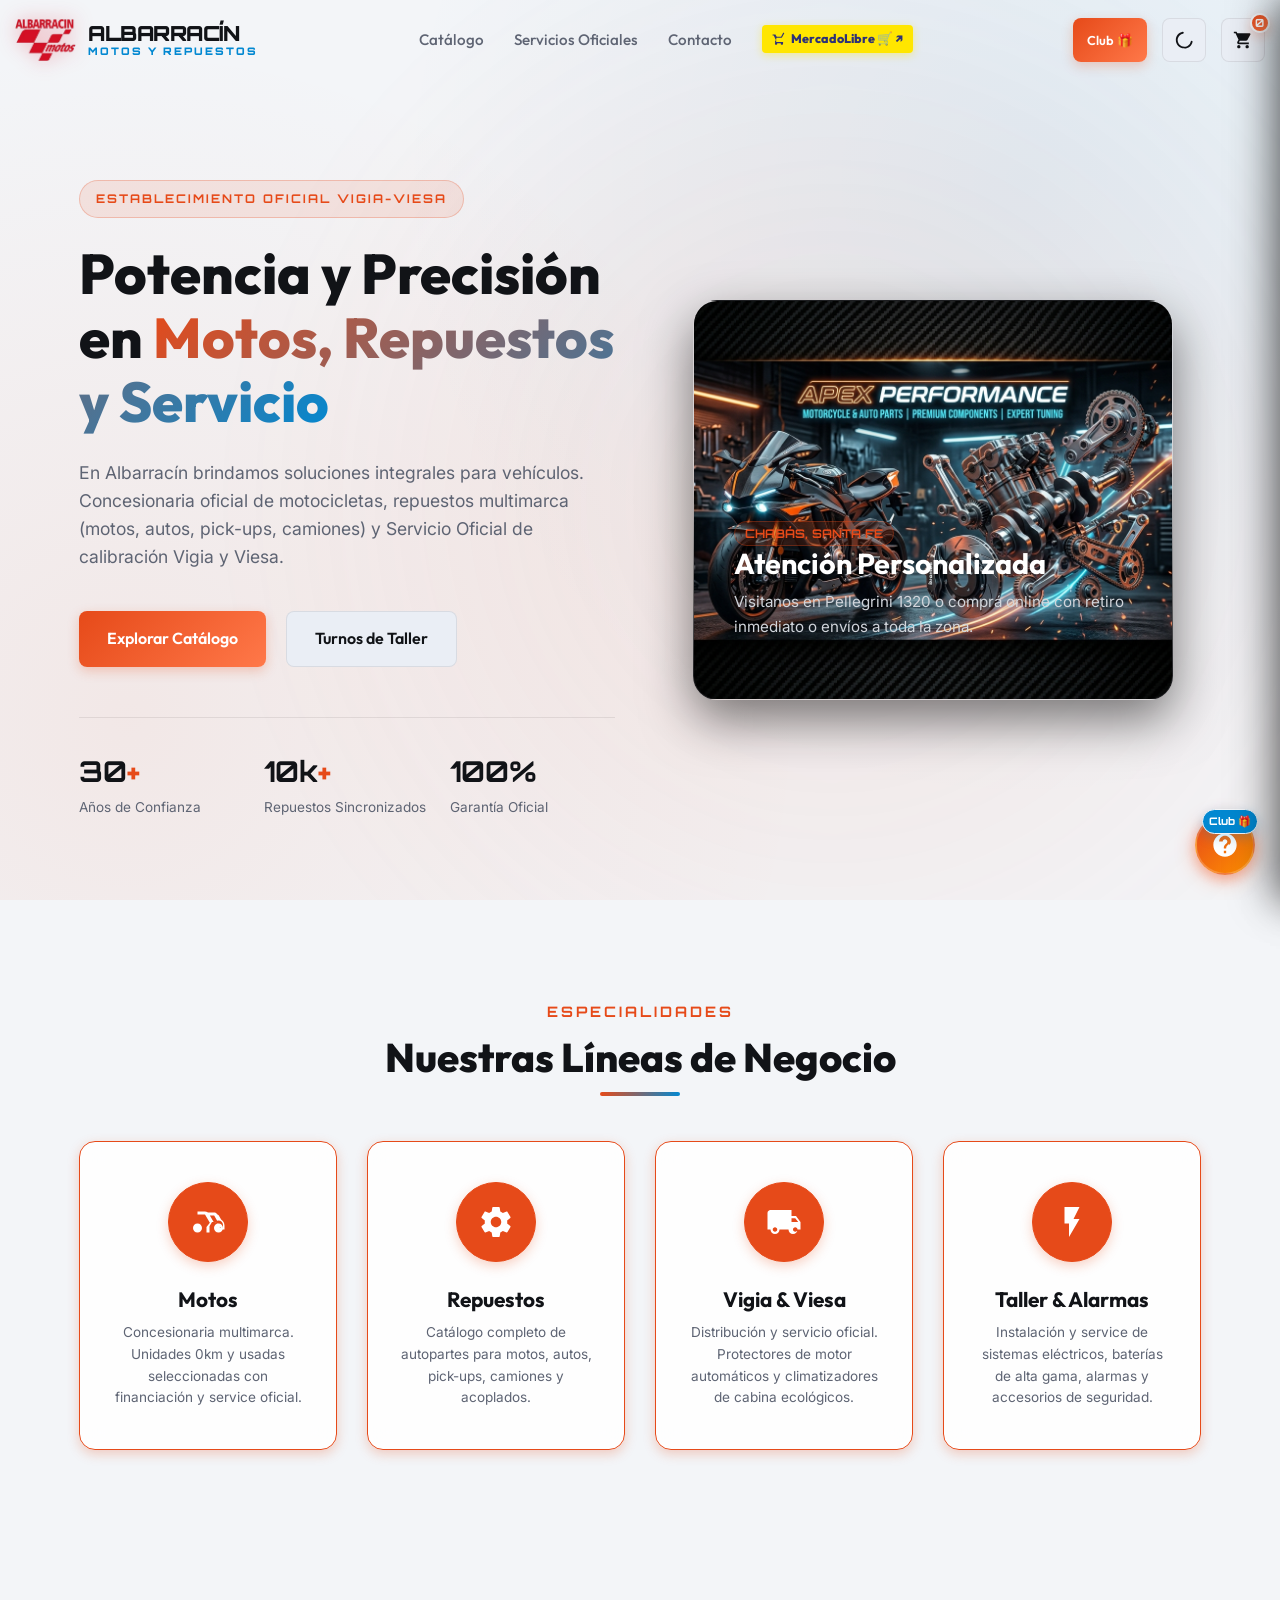
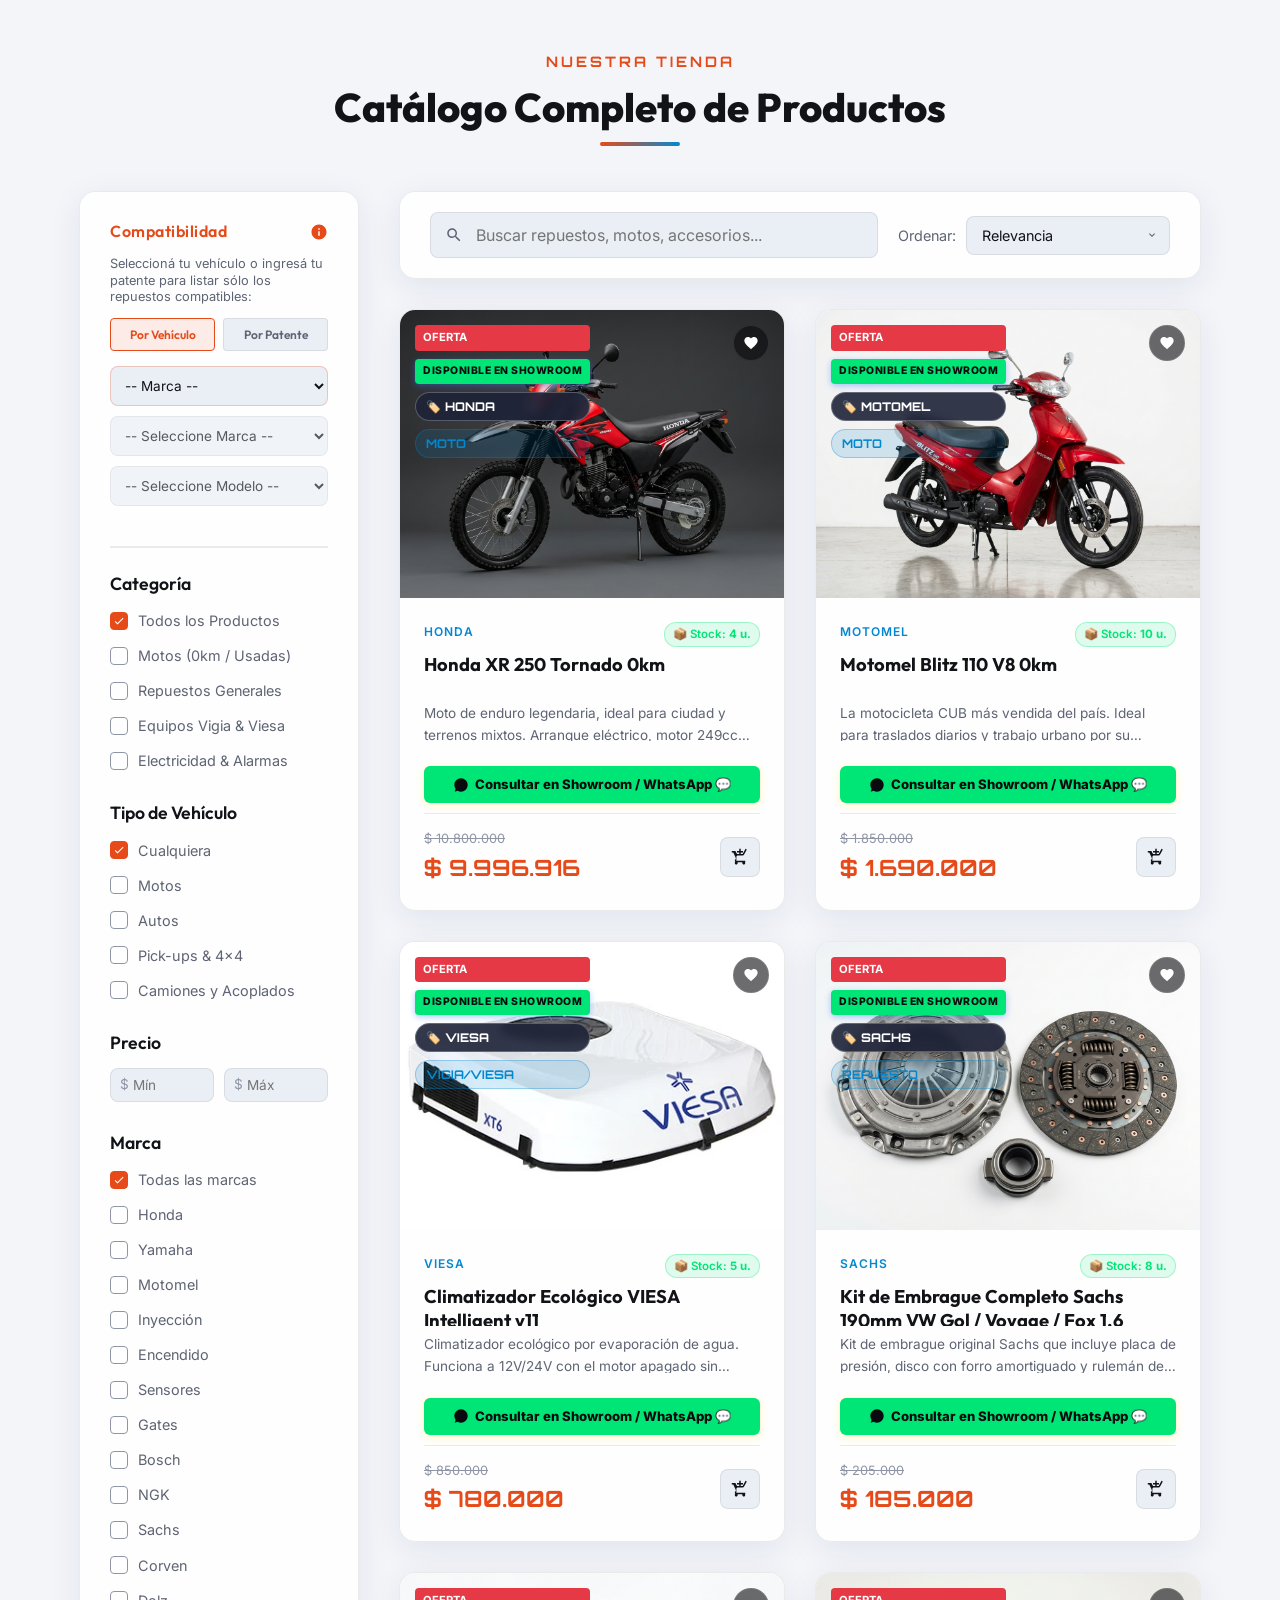
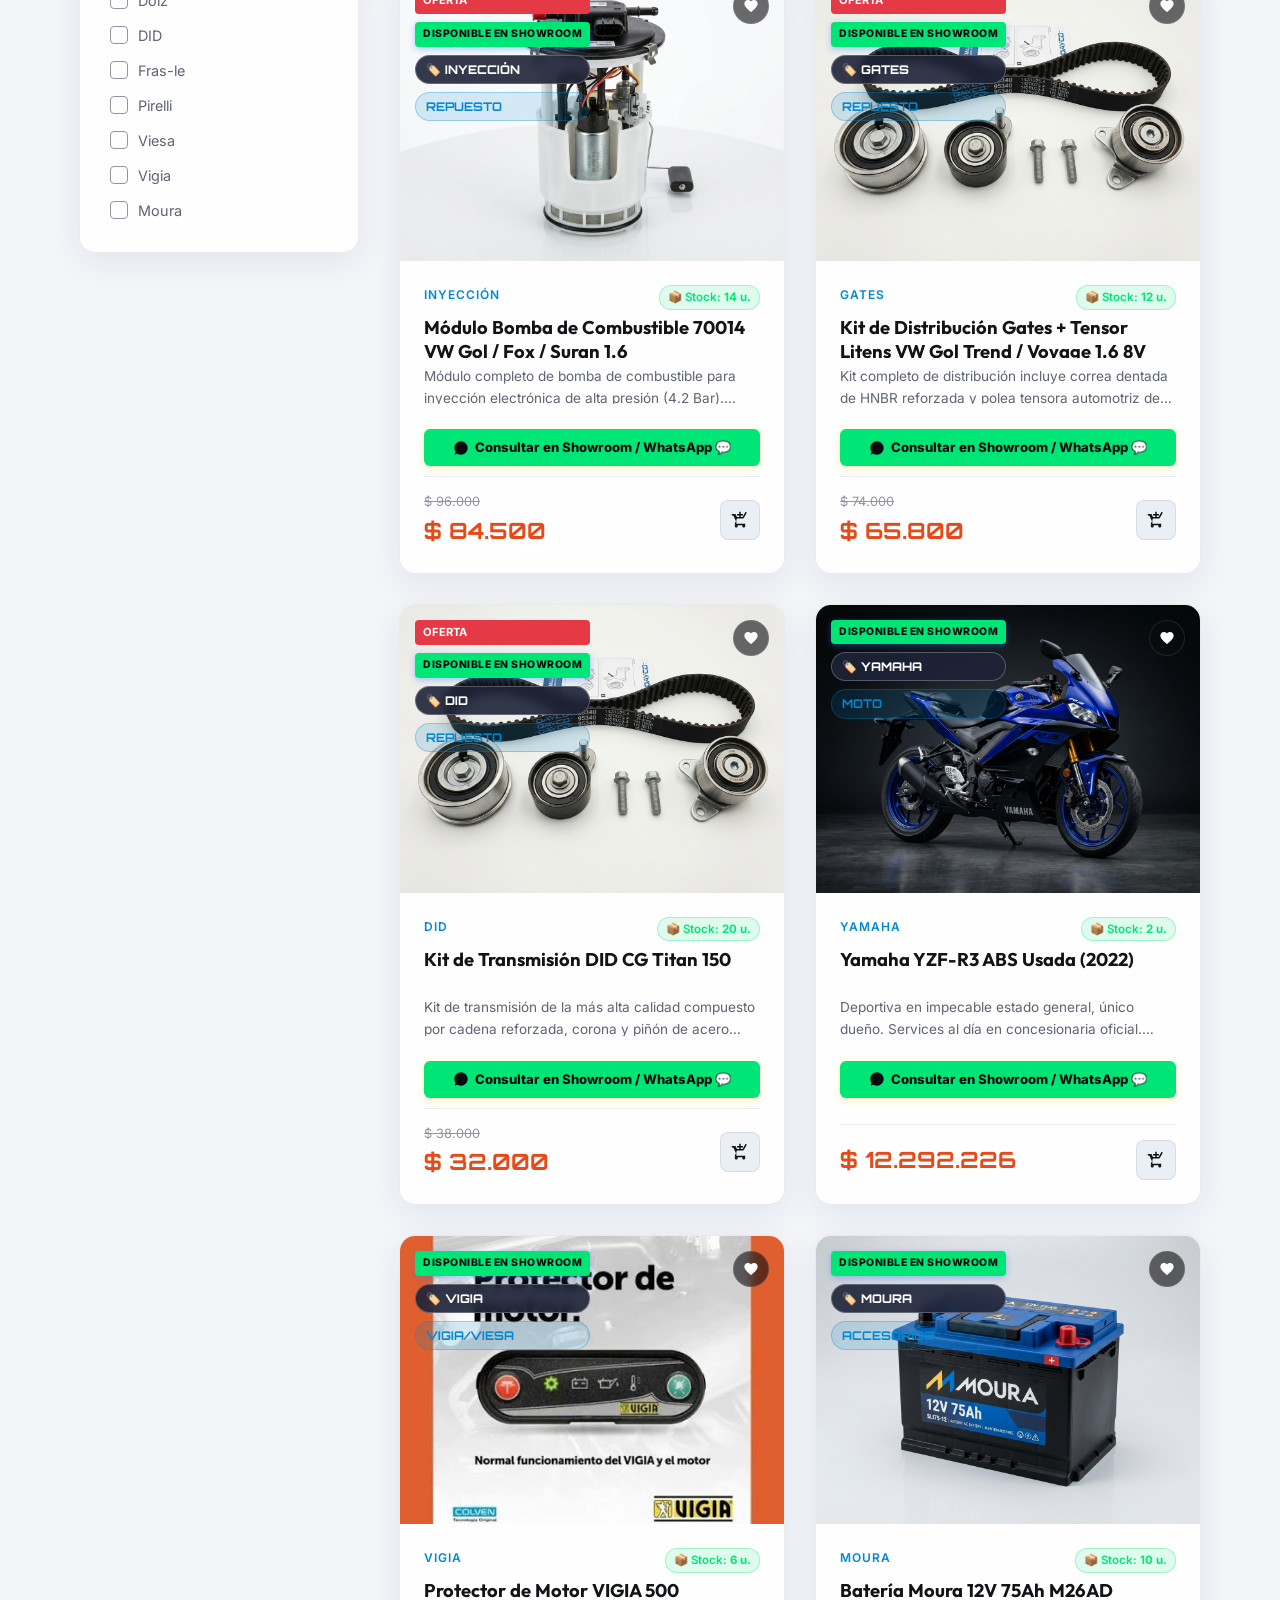
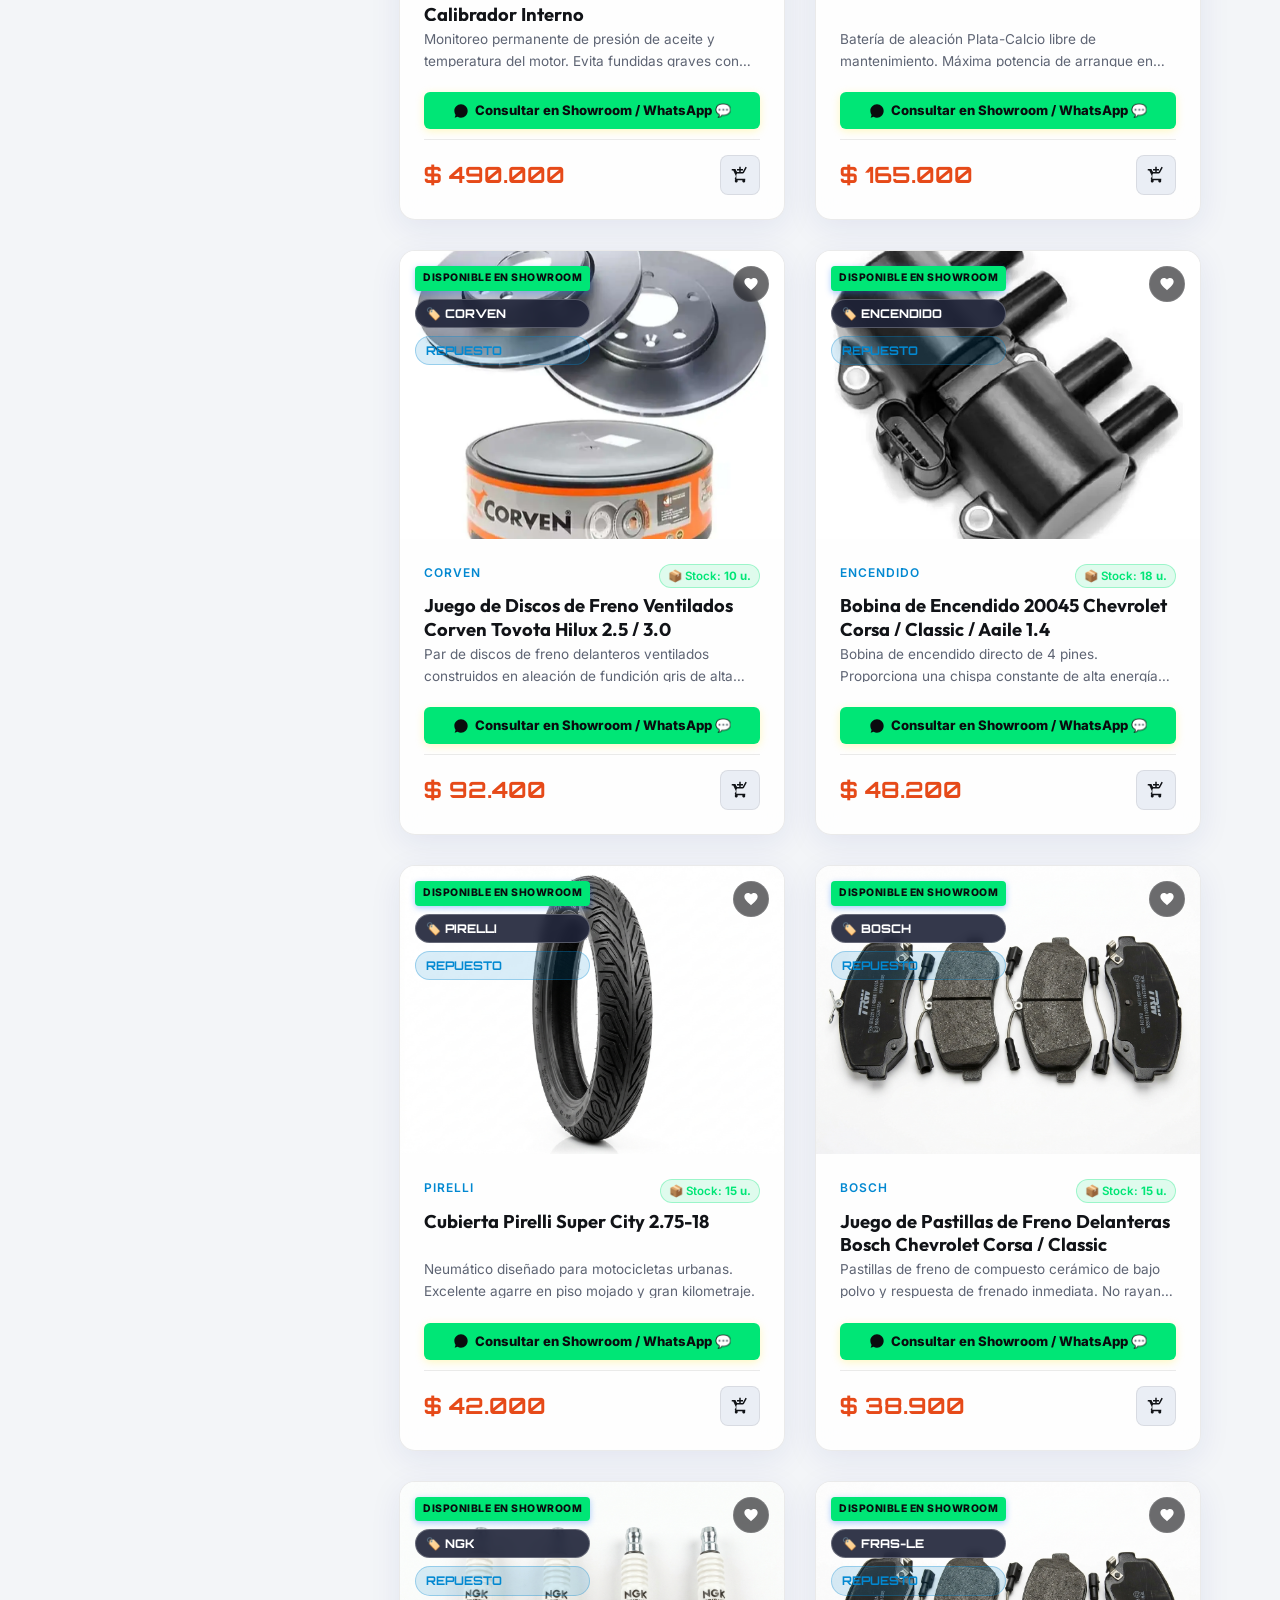
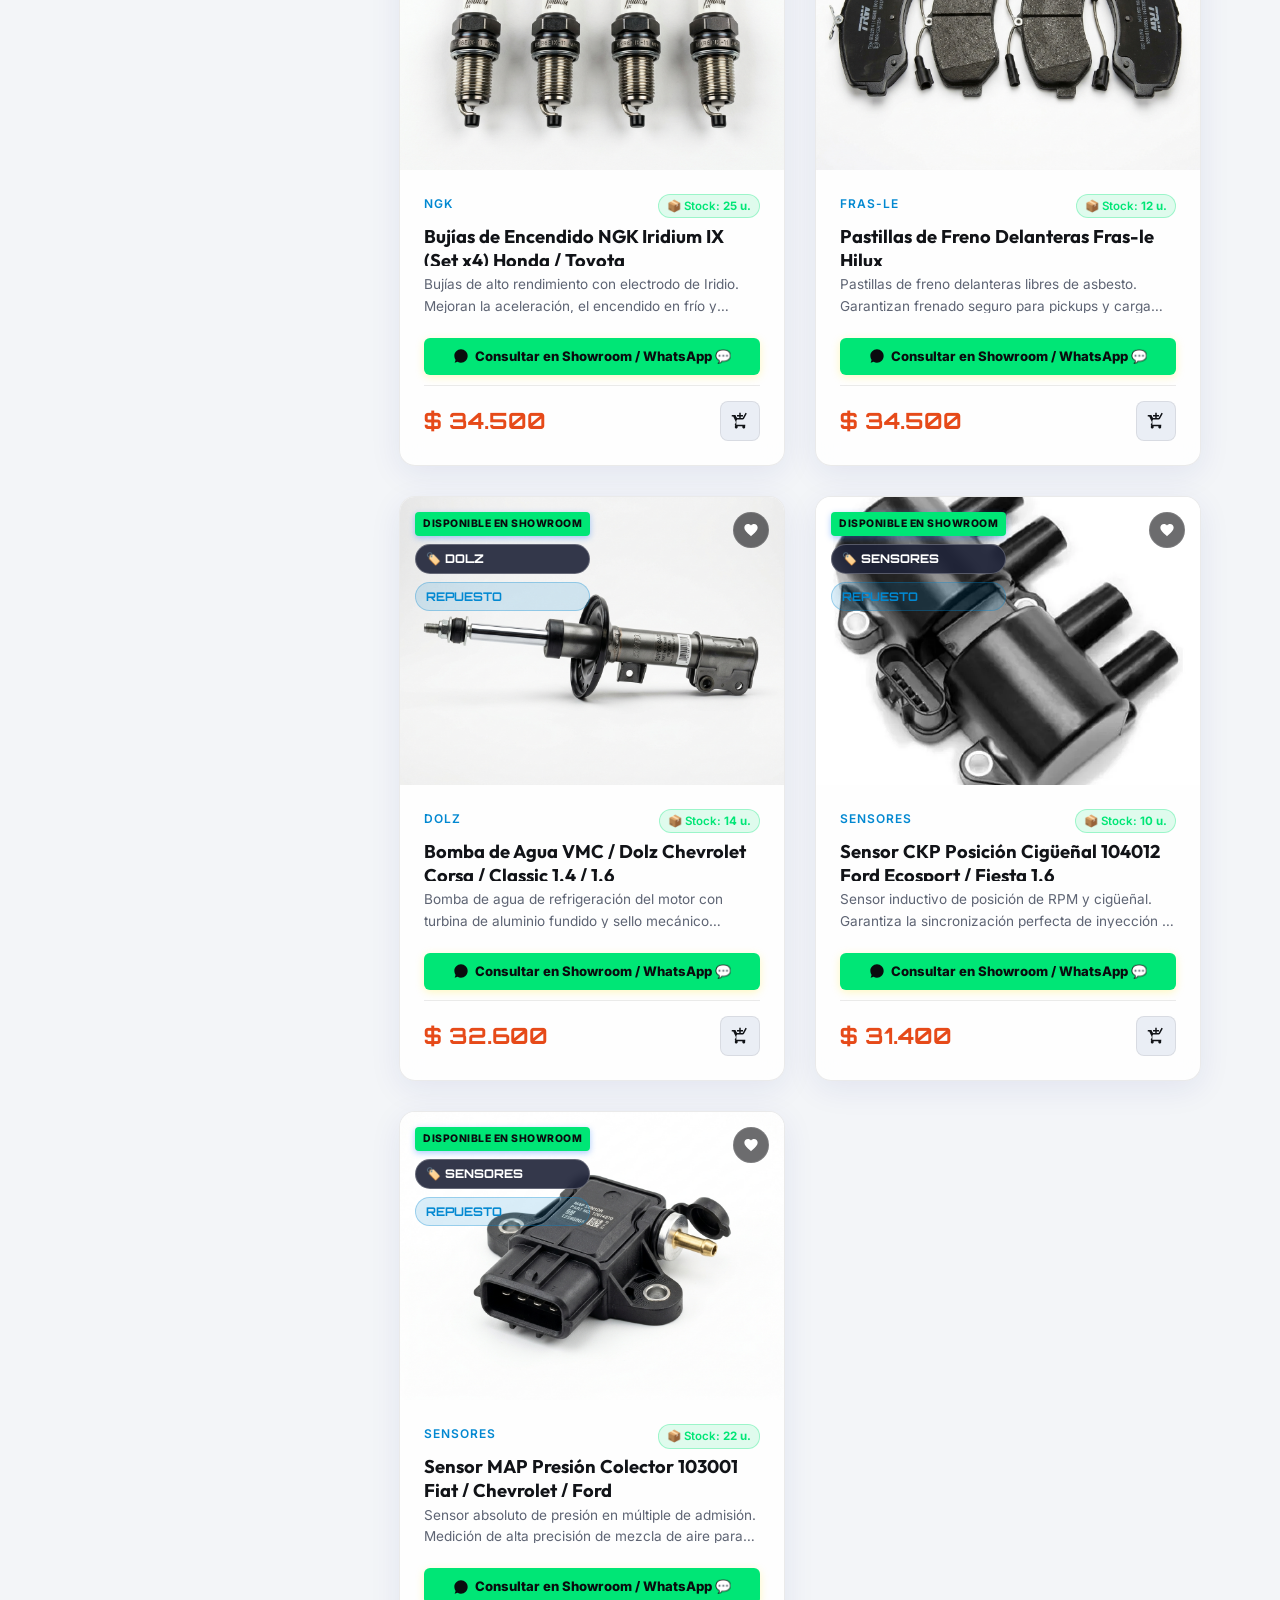
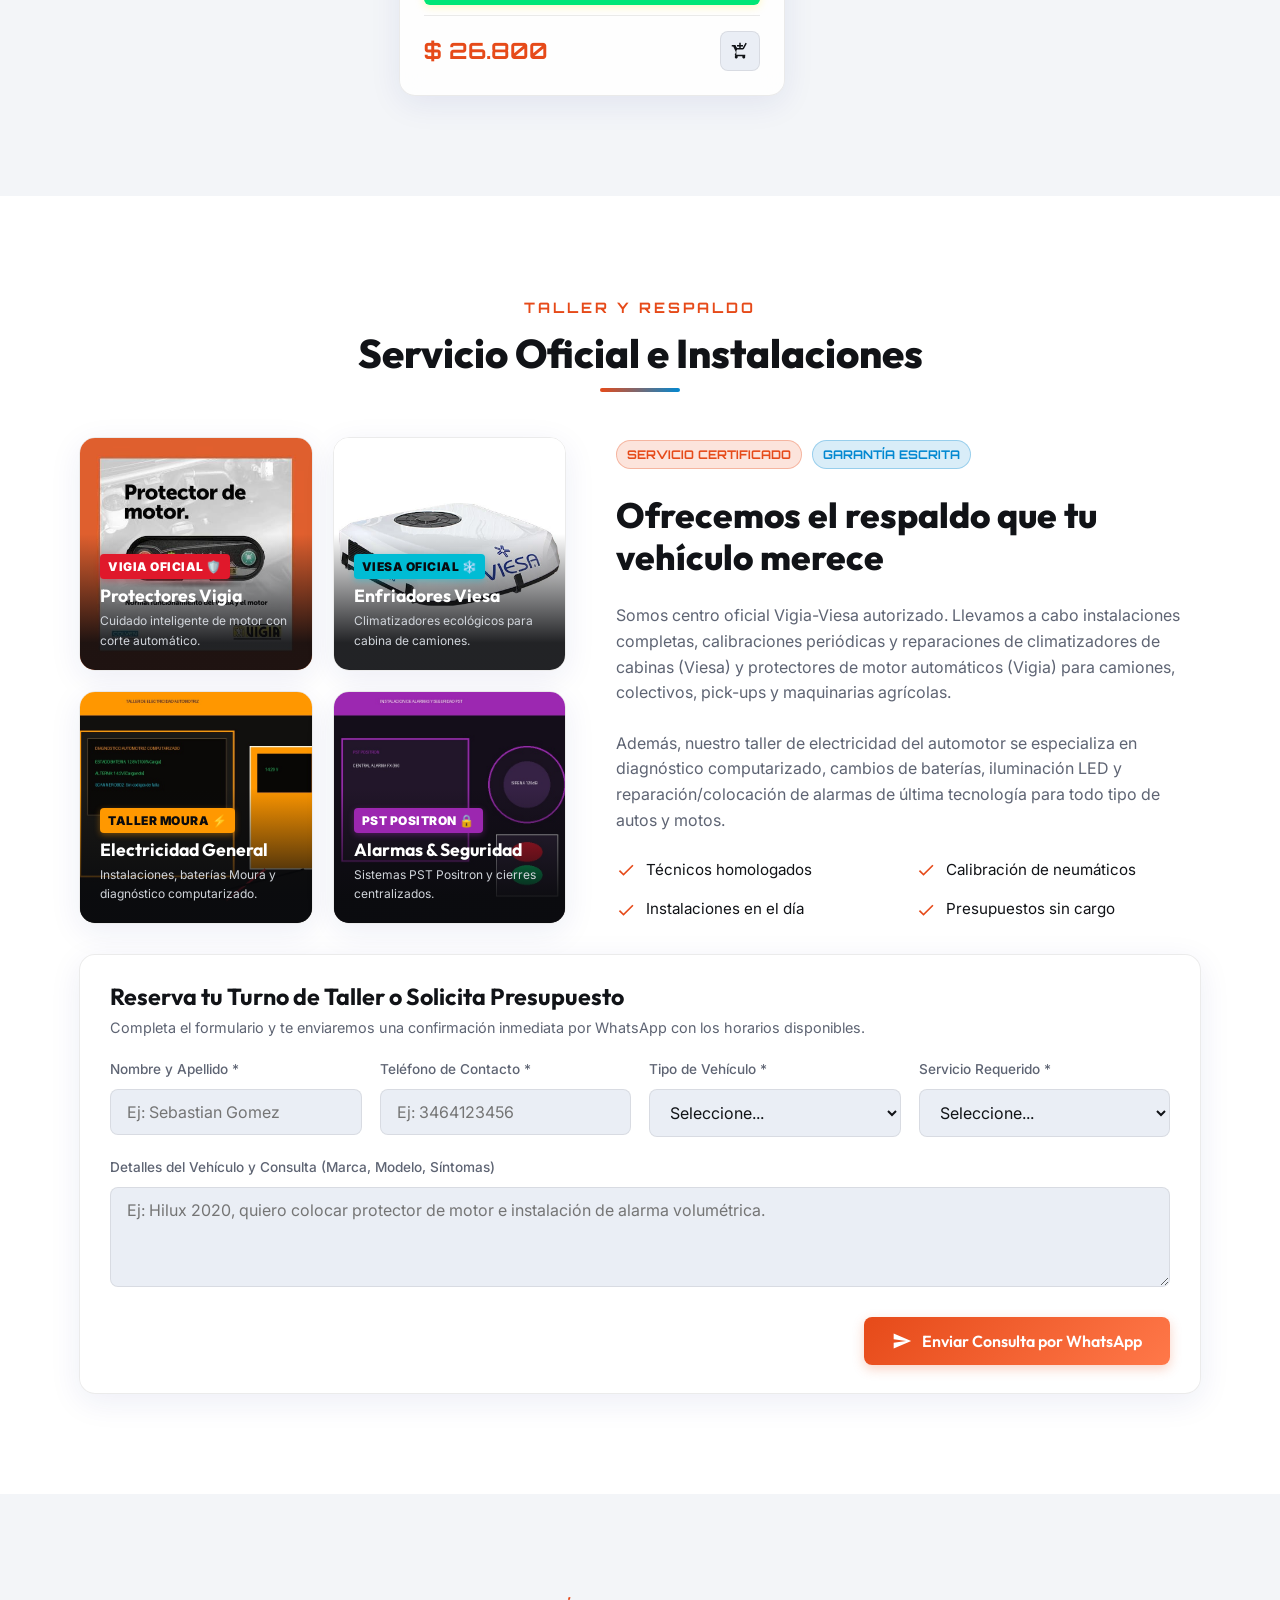
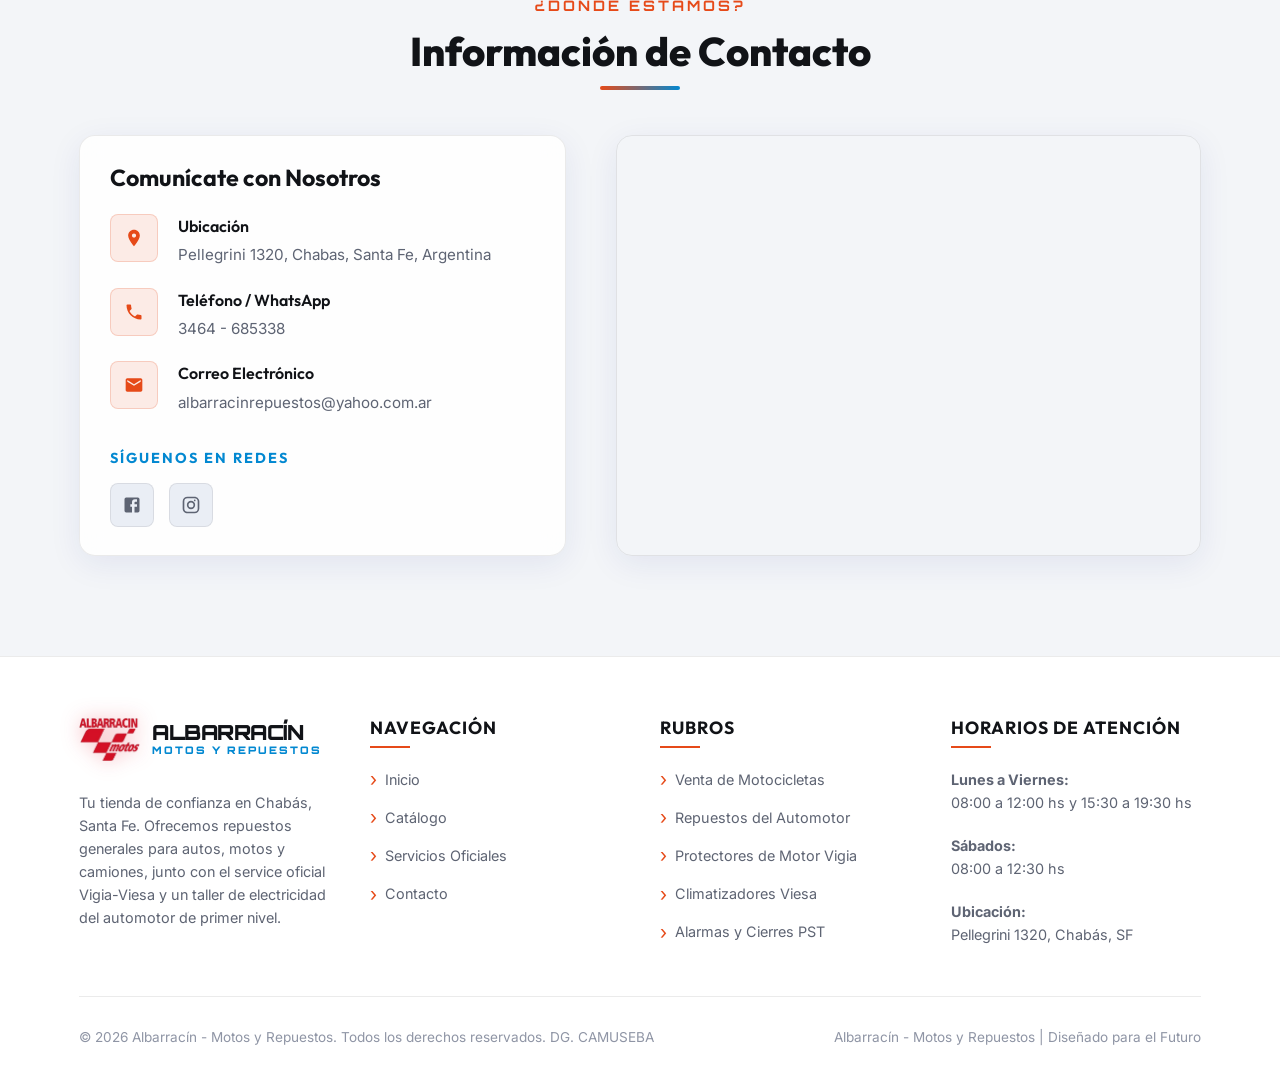
<file: paquete_desarrollador_albarracin/index.html>
<!DOCTYPE html>
<html lang="es">
<head>
  <meta charset="UTF-8">
  <meta name="viewport" content="width=device-width, initial-scale=1.0">

  <!-- SEO Primario & Posicionamiento Google -->
  <title>Albarracín Motos y Repuestos | Repuestos Multimarca, Concesionaria & Servicio Oficial Vigia-Viesa en Chabás, Santa Fe</title>
  <meta name="description" content="Concesionaria de motos 0km y usadas, repuestos automotrices multimarca (Gates, Sachs, Bosch, Moura, Fispa, Dolz) y Servicio Oficial Vigia & Viesa en Chabás, Santa Fe. Tienda oficial MercadoLibre con envíos a todo el país.">
  <meta name="keywords" content="Albarracín Motos, Albarracín Repuestos, repuestos autos Chabás, repuestos motos Santa Fe, repuestos pick ups Rosario, taller mecánico Chabás, inyección electrónica, repuestos MercadoLibre, protector motor Vigia, calibrador neumaticos Vigia, climatizador Viesa, kit distribución Gates, embrague Sachs, baterías Moura, pastillas Bosch, concesionaria motos Chabás, repuestos automotrices Santa Fe">
  <meta name="author" content="Albarracín Motos y Repuestos">
  <meta name="robots" content="index, follow, max-image-preview:large, max-snippet:-1, max-video-preview:-1">
  <meta name="googlebot" content="index, follow">
  <link rel="canonical" href="https://albarracin-motos-repuestos.com.ar/">

  <!-- Optimización Mobile & PWA -->
  <meta name="theme-color" content="#ff5722">
  <meta name="apple-mobile-web-app-capable" content="yes">
  <meta name="apple-mobile-web-app-status-bar-style" content="black-translucent">
  <meta name="apple-mobile-web-app-title" content="Albarracín Repuestos">
  <meta name="format-detection" content="telephone=no">

  <!-- Geolocalización Local SEO Google Maps -->
  <meta name="geo.region" content="AR-S">
  <meta name="geo.placename" content="Chabás, Santa Fe, Argentina">
  <meta name="geo.position" content="-33.2458;-61.3533">
  <meta name="ICBM" content="-33.2458, -61.3533">

  <!-- Open Graph / Facebook / WhatsApp Preview Meta Tags -->
  <meta property="og:site_name" content="Albarracín Motos y Repuestos">
  <meta property="og:title" content="Albarracín Motos y Repuestos | Repuestos Multimarca & Servicio Oficial">
  <meta property="og:description" content="Concesionaria de motos, catálogo completo de autopartes multimarca y Servicio Oficial Vigia y Viesa en Chabás, Santa Fe. Tienda Oficial MercadoLibre con envíos a todo el país.">
  <meta property="og:image" content="https://albarracin-motos-repuestos.com.ar/assets/banner_main.jpg">
  <meta property="og:image:secure_url" content="https://albarracin-motos-repuestos.com.ar/assets/banner_main.jpg">
  <meta property="og:image:width" content="1200">
  <meta property="og:image:height" content="630">
  <meta property="og:image:alt" content="Albarracín Motos y Repuestos - Salón de ventas y taller oficial en Chabás">
  <meta property="og:url" content="https://albarracin-motos-repuestos.com.ar/">
  <meta property="og:type" content="website">
  <meta property="og:locale" content="es_AR">

  <!-- Twitter Card Metadata -->
  <meta name="twitter:card" content="summary_large_image">
  <meta name="twitter:url" content="https://albarracin-motos-repuestos.com.ar/">
  <meta name="twitter:title" content="Albarracín Motos y Repuestos | Catálogo Oficial & Tienda MercadoLibre">
  <meta name="twitter:description" content="Repuestos multimarca para motos, autos, pick-ups y camiones. Servicio oficial Vigia y Viesa en Chabás, Santa Fe.">
  <meta name="twitter:image" content="https://albarracin-motos-repuestos.com.ar/assets/banner_main.jpg">
  <meta name="twitter:image:alt" content="Albarracín Motos y Repuestos">

  <!-- Favicon e Iconos -->
  <link rel="icon" type="image/png" href="assets/logo.png">
  <link rel="apple-touch-icon" href="assets/logo.png">

  <!-- Schema.org JSON-LD Structured Data for Google SERP & Rich Snippets -->
  <script type="application/ld+json">
  {
    "@context": "https://schema.org",
    "@graph": [
      {
        "@type": ["AutoPartsStore", "MotorcycleDealer", "AutoRepair"],
        "@id": "https://albarracin-motos-repuestos.com.ar/#store",
        "name": "Albarracín Motos y Repuestos",
        "alternateName": ["Albarracín Repuestos", "Albarracín Motos", "Albarracín Chabás"],
        "description": "Venta de motocicletas 0km y usadas, repuestos multimarca y servicio técnico oficial homologado Vigia y Viesa.",
        "image": "https://albarracin-motos-repuestos.com.ar/assets/banner_main.jpg",
        "logo": "https://albarracin-motos-repuestos.com.ar/assets/logo.png",
        "url": "https://albarracin-motos-repuestos.com.ar/",
        "telephone": "+543464685338",
        "email": "albarracinrepuestos@yahoo.com.ar",
        "priceRange": "$$",
        "currenciesAccepted": "ARS",
        "paymentAccepted": "Cash, Credit Card, Debit Card, Mercado Pago, Bank Transfer",
        "address": {
          "@type": "PostalAddress",
          "streetAddress": "Pellegrini 1320",
          "addressLocality": "Chabás",
          "addressRegion": "Santa Fe",
          "postalCode": "S2173",
          "addressCountry": "AR"
        },
        "geo": {
          "@type": "GeoCoordinates",
          "latitude": -33.2458,
          "longitude": -61.3533
        },
        "areaServed": [
          { "@type": "AdministrativeArea", "name": "Chabás" },
          { "@type": "AdministrativeArea", "name": "Casilda" },
          { "@type": "AdministrativeArea", "name": "Firmat" },
          { "@type": "AdministrativeArea", "name": "Venado Tuerto" },
          { "@type": "AdministrativeArea", "name": "Rosario" },
          { "@type": "AdministrativeArea", "name": "Santa Fe" },
          { "@type": "Country", "name": "Argentina" }
        ],
        "openingHoursSpecification": [
          {
            "@type": "OpeningHoursSpecification",
            "dayOfWeek": ["Monday", "Tuesday", "Wednesday", "Thursday", "Friday"],
            "opens": "08:00",
            "closes": "19:00"
          },
          {
            "@type": "OpeningHoursSpecification",
            "dayOfWeek": ["Saturday"],
            "opens": "08:30",
            "closes": "13:00"
          }
        ],
        "knowsAbout": [
          "Repuestos automotrices multimarca",
          "Kits de distribución Gates",
          "Kits de embrague Sachs",
          "Baterías Moura y Heliar",
          "Pastillas y discos de freno Bosch y Frasle",
          "Bombas de agua e inyección Dolz y Fispa",
          "Protector de motor Vigia",
          "Calibrador de neumáticos Vigia",
          "Climatizadores ecológicos Viesa",
          "Motos multimarca Honda, Yamaha, Motomel"
        ],
        "hasOfferCatalog": {
          "@type": "OfferCatalog",
          "name": "Líneas de Productos y Servicios",
          "itemListElement": [
            {
              "@type": "OfferCatalog",
              "name": "Motos 0km y Usadas",
              "itemListElement": [
                { "@type": "Offer", "itemOffered": { "@type": "Service", "name": "Venta y Asesoramiento en Motos 0km y Usadas (Honda, Yamaha, Motomel)" } }
              ]
            },
            {
              "@type": "OfferCatalog",
              "name": "Repuestos y Autopartes Multimarca",
              "itemListElement": [
                { "@type": "Offer", "itemOffered": { "@type": "Service", "name": "Venta y Distribución de Kits de Distribución Gates" } },
                { "@type": "Offer", "itemOffered": { "@type": "Service", "name": "Venta y Distribución de Kits de Embrague Sachs" } },
                { "@type": "Offer", "itemOffered": { "@type": "Service", "name": "Venta y Diagnóstico de Baterías Moura y Heliar" } },
                { "@type": "Offer", "itemOffered": { "@type": "Service", "name": "Venta de Pastillas y Discos de Freno Bosch / Frasle" } },
                { "@type": "Offer", "itemOffered": { "@type": "Service", "name": "Venta de Bombas de Agua e Inyección Dolz / Fispa" } }
              ]
            },
            {
              "@type": "OfferCatalog",
              "name": "Servicio Oficial Vigia & Viesa",
              "itemListElement": [
                { "@type": "Offer", "itemOffered": { "@type": "Service", "name": "Instalación y Calibración Vigia Protector de Motor" } },
                { "@type": "Offer", "itemOffered": { "@type": "Service", "name": "Instalación y Service Climatizadores Viesa" } },
                { "@type": "Offer", "itemOffered": { "@type": "Service", "name": "Taller de Electricidad Automotriz y Alarmas" } }
              ]
            }
          ]
        },
        "sameAs": [
          "https://listado.mercadolibre.com.ar/_CustId_3530277724",
          "https://maps.app.goo.gl/r6m8R5wWJWhN4w2k7",
          "https://wa.me/5493464685338"
        ]
      },
      {
        "@type": "WebSite",
        "@id": "https://albarracin-motos-repuestos.com.ar/#website",
        "url": "https://albarracin-motos-repuestos.com.ar/",
        "name": "Albarracín Motos y Repuestos",
        "publisher": { "@id": "https://albarracin-motos-repuestos.com.ar/#store" },
        "inLanguage": "es-AR",
        "potentialAction": {
          "@type": "SearchAction",
          "target": "https://albarracin-motos-repuestos.com.ar/#catalogo?q={search_term_string}",
          "query-input": "required name=search_term_string"
        }
      },
      {
        "@type": "BreadcrumbList",
        "itemListElement": [
          {
            "@type": "ListItem",
            "position": 1,
            "name": "Inicio",
            "item": "https://albarracin-motos-repuestos.com.ar/"
          },
          {
            "@type": "ListItem",
            "position": 2,
            "name": "Catálogo de Repuestos",
            "item": "https://albarracin-motos-repuestos.com.ar/#catalogo"
          },
          {
            "@type": "ListItem",
            "position": 3,
            "name": "Servicios Oficiales Vigia & Viesa",
            "item": "https://albarracin-motos-repuestos.com.ar/#servicios"
          },
          {
            "@type": "ListItem",
            "position": 4,
            "name": "Contacto & Ubicación",
            "item": "https://albarracin-motos-repuestos.com.ar/#contacto"
          }
        ]
      },
      {
        "@type": "FAQPage",
        "mainEntity": [
          {
            "@type": "Question",
            "name": "¿Hacen envíos de repuestos a todo el país?",
            "acceptedAnswer": {
              "@type": "Answer",
              "text": "Sí, realizamos envíos a todo el territorio argentino a través de nuestra Tienda Oficial en MercadoLibre con Mercado Envíos y transporte expreso para compras directas."
            }
          },
          {
            "@type": "Question",
            "name": "¿Son servicio técnico oficial autorizado Vigia y Viesa?",
            "acceptedAnswer": {
              "@type": "Answer",
              "text": "Sí, somos Centro Oficial Homologado Vigia y Viesa en Chabás, Santa Fe. Realizamos instalaciones, service, calibración y reparaciones oficiales con garantía escrita."
            }
          },
          {
            "@type": "Question",
            "name": "¿Cómo puedo consultar compatibilidad de repuestos o pedir presupuesto?",
            "acceptedAnswer": {
              "@type": "Answer",
              "text": "Podés consultar por WhatsApp al +54 9 3464 685338 o utilizar el buscador de compatibilidad por vehículo directamente en nuestro catálogo online."
            }
          }
        ]
      }
    ]
  }
  </script>

  <!-- Stylesheet -->
  <link rel="stylesheet" href="style.css">
  <link rel="stylesheet" href="loyalty.css">
</head>
<body>

  <!-- ==========================================
       HEADER & NAVIGATION
       ========================================== -->
  <header class="header" id="main-header">
    <div class="container header-container">
      <a href="#inicio" class="logo-wrapper" id="logo-link">
        <img src="assets/logo_white.png" alt="Albarracín Motos y Repuestos" class="logo-icon-img">
        <span class="logo-text">
          ALBARRACÍN
          <span class="logo-sub">Motos y Repuestos</span>
        </span>
      </a>

      <!-- Desktop Nav -->
      <nav>
        <ul class="nav-menu" id="nav-menu">
          <li><a href="#catalogo" class="nav-link active" id="link-catalogo">Catálogo</a></li>
          <li><a href="#servicios" class="nav-link" id="link-servicios">Servicios Oficiales</a></li>
          <li><a href="#contacto" class="nav-link" id="link-contacto">Contacto</a></li>
          <li>
            <a href="https://listado.mercadolibre.com.ar/_CustId_3530277724" target="_blank" rel="noopener noreferrer" class="nav-link" style="padding: 0;">
              <span style="background: #ffe600; color: #2d3277; padding: 4px 10px; border-radius: 4px; font-weight: 800; font-size: 0.78rem; display: inline-flex; align-items: center; gap: 5px; box-shadow: 0 2px 8px rgba(255, 230, 0, 0.4);">
                <svg viewBox="0 0 24 24" style="width: 14px; height: 14px; fill: #2d3277;"><path d="M7 18c-1.1 0-1.99.9-1.99 2S5.9 22 7 22s2-.9 2-2-.9-2-2-2zm10 0c-1.1 0-1.99.9-1.99 2s.89 2 1.99 2 2-.9 2-2-.9-2-2-2zm-9.83-6.25l.03-.12.9-1.63h7.45c.75 0 1.41-.41 1.75-1.03l3.8-6.9-1.73-1.02-3.8 6.9H8.1L7 6.27l-.03-.02-1-2.1H1v2h2l3.6 7.59-1.35 2.45c-.16.28-.25.61-.25.96 0 1.1.9 2 2 2h12v-2H7.42c-.13 0-.25-.11-.25-.25z"/></svg>
                MercadoLibre 🛒 ↗
              </span>
            </a>
          </li>
        </ul>
      </nav>

      <div class="header-actions">
        <!-- Club Albarracin Header Direct Button -->
        <button class="btn btn-primary" id="header-club-btn" onclick="openLoyaltyDrawer()" style="padding: 8px 14px; font-size: 0.8rem; height: 44px; font-family: var(--font-heading);">
          Club 🎁
        </button>

        <!-- Theme Toggle -->
        <button class="theme-toggle" id="theme-btn" aria-label="Cambiar tema">
          <svg class="sun-icon" viewBox="0 0 24 24">
            <path d="M12 7c-2.76 0-5 2.24-5 5s2.24 5 5 5 5-2.24 5-5-2.24-5-5-5zM2 13h2c.55 0 1-.45 1-1s-.45-1-1-1H2c-.55 0-1 .45-1 1s.45 1 1 1zm18 0h2c.55 0 1-.45 1-1s-.45-1-1-1h-2c-.55 0-1 .45-1 1s.45 1 1 1zM11 2v2c0 .55.45 1 1 1s1-.45 1-1V2c0-.55-.45-1-1-1s-1 .45-1 1zm0 18v2c0 .55.45 1 1 1s1-.45 1-1v-2c0-.55-.45-1-1-1s-1 .45-1 1zM5.99 4.58c-.39-.39-1.03-.39-1.41 0s-.39 1.03 0 1.41l1.06 1.06c.39.39 1.03.39 1.41 0s.39-1.03 0-1.41L5.99 4.58zm12.37 12.37c-.39-.39-1.03-.39-1.41 0s-.39 1.03 0 1.41l1.06 1.06c.39.39 1.03.39 1.41 0s.39-1.03 0-1.41l-1.06-1.06zm1.06-12.37c-.39-.39-1.03-.39-1.41 0l-1.06 1.06c-.39.39-.39 1.03 0 1.41s1.03.39 1.41 0l1.06-1.06c.39-.38.39-1.02 0-1.41zm-12.37 12.37c-.39-.39-1.03-.39-1.41 0l-1.06 1.06c-.39.39-.39 1.03 0 1.41s1.03.39 1.41 0l1.06-1.06c.39-.38.39-1.02 0-1.41z"/>
          </svg>
          <svg class="moon-icon" viewBox="0 0 24 24" style="display: none;">
            <path d="M12.3 22h-.1c-5.5 0-10-4.5-10-10 0-4.8 3.5-8.9 8.2-9.8.6-.1 1.2.3 1.3.9.1.6-.3 1.2-.9 1.3-3.7.7-6.4 3.9-6.4 7.7 0 4.4 3.6 8 8 8 3.8 0 7-2.7 7.7-6.4.1-.6.7-1 1.3-.9.6.1 1 .7.9 1.3-.9 4.7-5 8.2-9.8 8.2z"/>
          </svg>
        </button>

        <!-- Cart Trigger -->
        <button class="cart-trigger" id="cart-trigger-btn" aria-label="Ver carrito">
          <svg viewBox="0 0 24 24">
            <path d="M7 18c-1.1 0-1.99.9-1.99 2S5.9 22 7 22s2-.9 2-2-.9-2-2-2zM1 2v2h2l3.6 7.59-1.35 2.45c-.16.28-.25.61-.25.96 0 1.1.9 2 2 2h12v-2H7.42c-.14 0-.25-.11-.25-.25l.03-.12.9-1.63h7.45c.75 0 1.41-.41 1.75-1.03l3.58-6.49c.08-.14.12-.31.12-.48 0-.55-.45-1-1-1H5.21l-.94-2H1zm16 16c-1.1 0-1.99.9-1.99 2s.89 2 1.99 2 2-.9 2-2-.9-2-2-2z"/>
          </svg>
          <span class="cart-count" id="cart-counter">0</span>
        </button>

        <!-- Mobile Menu Toggle -->
        <button class="mobile-menu-toggle" id="mobile-toggle" aria-label="Menú móvil">
          <svg viewBox="0 0 24 24">
            <path d="M3 18h18v-2H3v2zm0-5h18v-2H3v2zm0-7v2h18V6H3z"/>
          </svg>
        </button>
      </div>
    </div>
  </header>

  <!-- ==========================================
       HERO SECTION
       ========================================== -->
  <main>
    <section class="hero" id="inicio">
      <div class="hero-image-bg"></div>
      <div class="container hero-grid">
        <div class="hero-content reveal active">
          <div class="hero-tag">
            <span class="hero-tag-text">Establecimiento Oficial Vigia-Viesa</span>
          </div>
          <h1 class="hero-title">
            Potencia y Precisión en <span>Motos, Repuestos y Servicio</span>
          </h1>
          <p class="hero-description">
            En Albarracín brindamos soluciones integrales para vehículos. Concesionaria oficial de motocicletas, repuestos multimarca (motos, autos, pick-ups, camiones) y Servicio Oficial de calibración Vigia y Viesa.
          </p>
          <div class="hero-buttons">
            <a href="#catalogo" class="btn btn-primary" id="btn-hero-catalog">Explorar Catálogo</a>
            <a href="#servicios" class="btn btn-secondary" id="btn-hero-taller">Turnos de Taller</a>
          </div>
          <div class="hero-stats">
            <div class="stat-item">
              <span class="stat-number">30<span>+</span></span>
              <span class="stat-label">Años de Confianza</span>
            </div>
            <div class="stat-item">
              <span class="stat-number">10k<span>+</span></span>
              <span class="stat-label">Repuestos Sincronizados</span>
            </div>
            <div class="stat-item">
              <span class="stat-number">100%</span>
              <span class="stat-label">Garantía Oficial</span>
            </div>
          </div>
        </div>
        <div class="hero-visual reveal active">
          <div class="hero-card">
            <img class="hero-card-img" src="assets/banner_main.jpg" alt="Albarracín Repuestos taller y salón de ventas" id="main-banner-img">
            <div class="hero-card-content">
              <span class="badge badge-orange">Chabás, Santa Fe</span>
              <h3 class="hero-card-title">Atención Personalizada</h3>
              <p class="hero-card-desc">Visitanos en Pellegrini 1320 o comprá online con retiro inmediato o envíos a toda la zona.</p>
            </div>
          </div>
        </div>
      </div>
    </section>

    <!-- ==========================================
         CATEGORIES SECTION
         ========================================== -->
    <section class="section" id="categorias-showcase">
      <div class="container">
        <div class="section-title-wrapper reveal">
          <span class="section-subtitle">Especialidades</span>
          <h2 class="section-title">Nuestras Líneas de Negocio</h2>
        </div>
        <div class="categories-grid">
          <!-- Motos -->
          <div class="category-card glass-panel reveal" data-category="motos" id="cat-card-motos">
            <div class="category-icon-wrapper">
              <svg viewBox="0 0 24 24">
                <path d="M19 13c-1.66 0-3 1.34-3 3s1.34 3 3 3 3-1.34 3-3-1.34-3-3-3zm-14 0c-1.66 0-3 1.34-3 3s1.34 3 3 3 3-1.34 3-3-1.34-3-3-3zm13.1-6.17c-.41-.7-1.15-1.13-1.95-1.13H11v2h5.1l1.9 3.25C18.25 11.23 18.63 11 19 11c1.66 0 3 1.34 3 3v2h-2c0-2.21-1.79-4-4-4h-.23l-3.32-5.69C12.1 5.48 11.08 5 10 5H5v2h5l3.23 5.54L11 15.35V19h2v-4.15l1.67-2.85h1.56c1.07 0 2.05.54 2.62 1.45l2.25 3.55H23v-2.5c0-1.73-.89-3.25-2.24-4.12l-1.66-2.85z"/>
              </svg>
            </div>
            <h3 class="category-title">Motos</h3>
            <p class="category-desc">Concesionaria multimarca. Unidades 0km y usadas seleccionadas con financiación y service oficial.</p>
          </div>
          <!-- Repuestos -->
          <div class="category-card glass-panel reveal" data-category="repuestos" id="cat-card-repuestos">
            <div class="category-icon-wrapper">
              <svg viewBox="0 0 24 24">
                <path d="M19.43 12.98c.04-.32.07-.64.07-.98s-.03-.66-.07-.98l2.11-1.65c.19-.15.24-.42.12-.64l-2-3.46c-.12-.22-.39-.3-.61-.22l-2.49 1c-.52-.4-1.08-.73-1.69-.98l-.38-2.65C14.46 2.18 14.25 2 14 2h-4c-.25 0-.46.18-.49.42l-.38 2.65c-.61.25-1.17.59-1.69.98l-2.49-1c-.23-.09-.49 0-.61.22l-2 3.46c-.13.22-.07.49.12.64l2.11 1.65c-.04.32-.07.65-.07.98s.03.66.07.98l-2.11 1.65c-.19.15-.24.42-.12.64l2 3.46c.12.22.39.3.61.22l2.49-1c.52.4 1.08.73 1.69.98l.38 2.65c.03.24.24.42.49.42h4c.25 0 .46-.18.49-.42l.38-2.65c.61-.25 1.17-.59 1.69-.98l2.49 1c.23.09.49 0 .61-.22l2-3.46c.12-.22.07-.49-.12-.64l-2.11-1.65zM12 15.5c-1.93 0-3.5-1.57-3.5-3.5s1.57-3.5 3.5-3.5 3.5 1.57 3.5 3.5-1.57 3.5-3.5 3.5z"/>
              </svg>
            </div>
            <h3 class="category-title">Repuestos</h3>
            <p class="category-desc">Catálogo completo de autopartes para motos, autos, pick-ups, camiones y acoplados.</p>
          </div>
          <!-- Vigia Viesa -->
          <div class="category-card glass-panel reveal" data-category="vigia-viesa" id="cat-card-vigia">
            <div class="category-icon-wrapper">
              <svg viewBox="0 0 24 24">
                <path d="M20 8h-3V4H3c-1.1 0-2 .9-2 2v11h2c0 1.66 1.34 3 3 3s3-1.34 3-3h6c0 1.66 1.34 3 3 3s3-1.34 3-3h2v-5l-3-4zM6 18.5c-.83 0-1.5-.67-1.5-1.5s.67-1.5 1.5-1.5 1.5.67 1.5 1.5-.67 1.5-1.5 1.5zm13.5 0c-.83 0-1.5-.67-1.5-1.5s.67-1.5 1.5-1.5 1.5.67 1.5 1.5-.67 1.5-1.5 1.5zM17 12V9.5h2.5l1.97 2.5H17z"/>
              </svg>
            </div>
            <h3 class="category-title">Vigia & Viesa</h3>
            <p class="category-desc">Distribución y servicio oficial. Protectores de motor automáticos y climatizadores de cabina ecológicos.</p>
          </div>
          <!-- Electricidad -->
          <div class="category-card glass-panel reveal" data-category="electricidad-alarmas" id="cat-card-electricity">
            <div class="category-icon-wrapper">
              <svg viewBox="0 0 24 24">
                <path d="M7 2v11h3v9l7-12h-4l4-8H7z"/>
              </svg>
            </div>
            <h3 class="category-title">Taller & Alarmas</h3>
            <p class="category-desc">Instalación y service de sistemas eléctricos, baterías de alta gama, alarmas y accesorios de seguridad.</p>
          </div>
        </div>
      </div>
    </section>

    <!-- ==========================================
         E-COMMERCE CATALOG SECTION
         ========================================== -->
    <section class="section" id="catalogo">
      <div class="container">
        <div class="section-title-wrapper reveal">
          <span class="section-subtitle">Nuestra Tienda</span>
          <h2 class="section-title">Catálogo Completo de Productos</h2>
        </div>

        <div class="catalog-layout">
          <!-- Sidebar Filters -->
          <aside class="catalog-filters glass-panel" id="catalog-aside">
            <div class="catalog-filters-close-btn">
              <button class="cart-close-btn" id="close-filters-btn" aria-label="Cerrar filtros">
                <svg viewBox="0 0 24 24"><path d="M19 6.41L17.59 5 12 10.59 6.41 5 5 6.41 10.59 12 5 17.59 6.41 19 12 13.41 17.59 19 19 17.59 13.41 12 19 6.41z"/></svg>
              </button>
            </div>

            <!-- BUSCADOR DE COMPATIBILIDAD POR VEHICULO -->
            <div class="filter-section" id="compatibility-checker-widget" style="border-bottom: 2px solid var(--glass-border); padding-bottom: 25px; margin-bottom: 25px;">
              <h3 class="filter-title" style="color: var(--accent-orange); font-size: 1rem; letter-spacing: 0.5px;">
                <span>Compatibilidad</span>
                <svg viewBox="0 0 24 24" style="width: 18px; height: 18px; fill: currentColor;"><path d="M12 2C6.48 2 2 6.48 2 12s4.48 10 10 10 10-4.48 10-10S17.52 2 12 2zm1 15h-2v-6h2v6zm0-8h-2V7h2v2z"/></svg>
              </h3>
              <p class="footer-desc" style="font-size: 0.8rem; margin-bottom: 12px; line-height: 1.3; color: var(--text-secondary);">
                Seleccioná tu vehículo o ingresá tu patente para listar sólo los repuestos compatibles:
              </p>

              <!-- Tab Buttons -->
              <div style="display: flex; gap: 8px; margin-bottom: 15px;">
                <button type="button" class="btn comp-tab-btn active" id="tab-btn-vehiculo" style="flex: 1; padding: 8px; font-size: 0.75rem; font-weight: 600; border-radius: 4px; text-align: center;">
                  Por Vehículo
                </button>
                <button type="button" class="btn comp-tab-btn" id="tab-btn-patente" style="flex: 1; padding: 8px; font-size: 0.75rem; font-weight: 600; border-radius: 4px; text-align: center;">
                  Por Patente
                </button>
              </div>

              <!-- Dropdowns Container -->
              <div id="comp-dropdowns-container">
                <div class="form-group" style="margin-bottom: 10px;">
                  <select class="form-select" id="comp-brand" style="padding: 10px; font-size: 0.85rem; border-color: rgba(var(--accent-orange-rgb), 0.25);">
                    <option value="">-- Marca --</option>
                    <option value="Honda">Honda</option>
                    <option value="Yamaha">Yamaha</option>
                    <option value="Motomel">Motomel</option>
                    <option value="Corven">Corven</option>
                    <option value="Toyota">Toyota</option>
                    <option value="Volkswagen">Volkswagen</option>
                    <option value="Chevrolet">Chevrolet</option>
                  </select>
                </div>
                <div class="form-group" style="margin-bottom: 10px;">
                  <select class="form-select" id="comp-model" style="padding: 10px; font-size: 0.85rem;" disabled>
                    <option value="">-- Seleccione Marca --</option>
                  </select>
                </div>
                <div class="form-group" style="margin-bottom: 15px;">
                  <select class="form-select" id="comp-year" style="padding: 10px; font-size: 0.85rem;" disabled>
                    <option value="">-- Seleccione Modelo --</option>
                  </select>
                </div>
              </div>

              <!-- Patente Container -->
              <div id="comp-patente-container" style="display: none; margin-bottom: 15px;">
                <div class="form-group" style="margin-bottom: 10px;">
                  <input type="text" class="form-input" id="comp-patente-input" placeholder="Ej: AB123CD o AAA123" style="text-align: center; font-size: 0.9rem; font-weight: 700; letter-spacing: 1px; padding: 10px; border-color: rgba(var(--accent-blue-rgb), 0.25);">
                </div>
                <button type="button" class="btn btn-secondary" id="comp-patente-btn" style="width: 100%; padding: 10px; font-size: 0.85rem; border-color: var(--accent-blue); color: var(--accent-blue); display: flex; align-items: center; justify-content: center; gap: 8px;">
                  Buscar Patente
                  <span id="comp-patente-loader" style="display: none; width: 14px; height: 14px; border: 2px solid currentColor; border-top-color: transparent; border-radius: 50%; animation: spin 0.8s linear infinite;"></span>
                </button>
              </div>

              <button class="btn btn-secondary" id="comp-reset-btn" style="width: 100%; padding: 8px; font-size: 0.8rem; border-color: var(--accent-orange); color: var(--accent-orange); display: none;">
                Limpiar Compatibilidad
              </button>
              
              <div id="comp-active-badge" style="display: none; background: rgba(0, 230, 118, 0.1); border: 1px solid #00e676; padding: 8px; border-radius: 4px; font-size: 0.75rem; color: #00e676; text-align: center; font-weight: 600; margin-top: 10px;">
                Filtro de Compatibilidad Activo
              </div>
            </div>

            <!-- Categories -->
            <div class="filter-section">
              <h3 class="filter-title">Categoría</h3>
              <ul class="filter-list" id="category-filter-list">
                <li class="filter-item active" data-value="todos">
                  <div class="filter-checkbox"><svg viewBox="0 0 24 24"><path d="M9 16.17L4.83 12l-1.42 1.41L9 19 21 7l-1.41-1.41L9 16.17z"/></svg></div>
                  Todos los Productos
                </li>
                <li class="filter-item" data-value="motos">
                  <div class="filter-checkbox"><svg viewBox="0 0 24 24"><path d="M9 16.17L4.83 12l-1.42 1.41L9 19 21 7l-1.41-1.41L9 16.17z"/></svg></div>
                  Motos (0km / Usadas)
                </li>
                <li class="filter-item" data-value="repuestos">
                  <div class="filter-checkbox"><svg viewBox="0 0 24 24"><path d="M9 16.17L4.83 12l-1.42 1.41L9 19 21 7l-1.41-1.41L9 16.17z"/></svg></div>
                  Repuestos Generales
                </li>
                <li class="filter-item" data-value="vigia-viesa">
                  <div class="filter-checkbox"><svg viewBox="0 0 24 24"><path d="M9 16.17L4.83 12l-1.42 1.41L9 19 21 7l-1.41-1.41L9 16.17z"/></svg></div>
                  Equipos Vigia & Viesa
                </li>
                <li class="filter-item" data-value="electricidad-alarmas">
                  <div class="filter-checkbox"><svg viewBox="0 0 24 24"><path d="M9 16.17L4.83 12l-1.42 1.41L9 19 21 7l-1.41-1.41L9 16.17z"/></svg></div>
                  Electricidad & Alarmas
                </li>
              </ul>
            </div>

            <!-- Vehicle Type (Subcategory for Repuestos) -->
            <div class="filter-section" id="vehicle-filter-section">
              <h3 class="filter-title">Tipo de Vehículo</h3>
              <ul class="filter-list" id="vehicle-filter-list">
                <li class="filter-item active" data-vehicle="todos">
                  <div class="filter-checkbox"><svg viewBox="0 0 24 24"><path d="M9 16.17L4.83 12l-1.42 1.41L9 19 21 7l-1.41-1.41L9 16.17z"/></svg></div>
                  Cualquiera
                </li>
                <li class="filter-item" data-vehicle="motos">
                  <div class="filter-checkbox"><svg viewBox="0 0 24 24"><path d="M9 16.17L4.83 12l-1.42 1.41L9 19 21 7l-1.41-1.41L9 16.17z"/></svg></div>
                  Motos
                </li>
                <li class="filter-item" data-vehicle="autos">
                  <div class="filter-checkbox"><svg viewBox="0 0 24 24"><path d="M9 16.17L4.83 12l-1.42 1.41L9 19 21 7l-1.41-1.41L9 16.17z"/></svg></div>
                  Autos
                </li>
                <li class="filter-item" data-vehicle="pickups">
                  <div class="filter-checkbox"><svg viewBox="0 0 24 24"><path d="M9 16.17L4.83 12l-1.42 1.41L9 19 21 7l-1.41-1.41L9 16.17z"/></svg></div>
                  Pick-ups & 4x4
                </li>
                <li class="filter-item" data-vehicle="camiones">
                  <div class="filter-checkbox"><svg viewBox="0 0 24 24"><path d="M9 16.17L4.83 12l-1.42 1.41L9 19 21 7l-1.41-1.41L9 16.17z"/></svg></div>
                  Camiones y Acoplados
                </li>
              </ul>
            </div>

            <!-- Price Range -->
            <div class="filter-section">
              <h3 class="filter-title">Precio</h3>
              <div class="price-inputs">
                <div class="price-input-wrapper">
                  <span class="price-currency">$</span>
                  <input type="number" class="price-input" id="price-min" placeholder="Mín" min="0">
                </div>
                <div class="price-input-wrapper">
                  <span class="price-currency">$</span>
                  <input type="number" class="price-input" id="price-max" placeholder="Máx" min="0">
                </div>
              </div>
            </div>

            <!-- Brand Filter -->
            <div class="filter-section">
              <h3 class="filter-title">Marca</h3>
              <ul class="filter-list" id="brand-filter-list">
                <!-- Javascript will populate this based on products -->
              </ul>
            </div>
          </aside>

          <!-- Main Content Area -->
          <div class="catalog-main">
            <!-- Search & Sorting Toolbar -->
            <div class="catalog-toolbar glass-panel reveal">
              <div class="search-bar-wrapper">
                <input type="text" class="search-input" id="catalog-search" placeholder="Buscar repuestos, motos, accesorios...">
                <svg class="search-icon" viewBox="0 0 24 24">
                  <path d="M15.5 14h-.79l-.28-.27C15.41 12.59 16 11.11 16 9.5 16 5.91 13.09 3 9.5 3S3 5.91 3 9.5 5.91 16 9.5 16c1.61 0 3.09-.59 4.23-1.57l.27.28v.79l5 4.99L20.49 19l-4.99-5zm-6 0C7.01 14 5 11.99 5 9.5S7.01 5 9.5 5 14 7.01 14 9.5 11.99 14 9.5 14z"/>
                </svg>
              </div>

              <!-- Button to open filters on Mobile -->
              <button class="btn btn-secondary filter-toggle-btn" id="open-filters-btn" style="display: none; padding: 10px 18px;">
                <svg viewBox="0 0 24 24" style="width: 18px; height: 18px; fill: currentColor;"><path d="M3 17v2h6v-2H3zM3 5v2h10V5H3zm10 16v-2h8v-2h-8v-2h-2v6h2zM7 9v2H3v2h4v2h2V9H7zm14 4v-2H11v2h10zm-6-4h2V7h4V5h-4V3h-2v6z"/></svg>
                Filtros
              </button>

              <div class="sort-select-wrapper">
                <span class="sort-label">Ordenar:</span>
                <select class="sort-select" id="catalog-sort">
                  <option value="relevancia">Relevancia</option>
                  <option value="precio-asc">Precio: Menor a Mayor</option>
                  <option value="precio-desc">Precio: Mayor a Menor</option>
                  <option value="nombre-asc">Nombre: A-Z</option>
                </select>
                <svg class="sort-select-icon" viewBox="0 0 24 24">
                  <path d="M7.41 8.59L12 13.17l4.59-4.58L18 10l-6 6-6-6 1.41-1.41z"/>
                </svg>
              </div>
            </div>
            


            <!-- Products Grid -->
            <div class="products-grid" id="products-grid-container">
              <!-- Dynamically populated by JS -->
            </div>

            <!-- No Results State -->
            <div class="no-results" id="catalog-no-results">
              <svg class="no-results-icon" viewBox="0 0 24 24">
                <path d="M15.5 14h-.79l-.28-.27C15.41 12.59 16 11.11 16 9.5 16 5.91 13.09 3 9.5 3S3 5.91 3 9.5 5.91 16 9.5 16c1.61 0 3.09-.59 4.23-1.57l.27.28v.79l5 4.99L20.49 19l-4.99-5zm-6 0C7.01 14 5 11.99 5 9.5S7.01 5 9.5 5 14 7.01 14 9.5 11.99 14 9.5 14z"/>
              </svg>
              <h3 class="no-results-title">No encontramos productos</h3>
              <p class="no-results-desc">Intenta cambiando los términos de búsqueda, quitando filtros de compatibilidad o marcas.</p>
            </div>
          </div>
        </div>
      </div>
    </section>

    <!-- ==========================================
         OFFICIAL SERVICE SECTION (VIGIA - VIESA)
         ========================================== -->
    <section class="section" id="servicios" style="background-color: var(--bg-secondary);">
      <div class="container">
        <div class="section-title-wrapper reveal">
          <span class="section-subtitle">Taller y Respaldo</span>
          <h2 class="section-title">Servicio Oficial e Instalaciones</h2>
        </div>

        <div class="service-showcase">
          <!-- Images/Showcase Grid -->
          <div class="service-gallery reveal">
            <div class="service-gallery-card">
              <img class="service-gallery-img" src="assets/service_vigia.jpg" alt="Instalación calibrador Vigia" id="service-img-1" loading="eager" onerror="this.onerror=null; this.src='assets/banner_main.jpg';">
              <div class="service-gallery-overlay">
                <div style="display: flex; align-items: center; gap: 8px; margin-bottom: 6px;">
                  <span style="background: #e0182b; color: #ffffff; font-weight: 900; padding: 3px 8px; border-radius: 4px; font-size: 0.75rem; letter-spacing: 0.5px; box-shadow: 0 2px 6px rgba(224, 24, 43, 0.4);">VIGIA OFICIAL 🛡️</span>
                </div>
                <h4 class="service-gallery-title">Protectores Vigia</h4>
                <p class="service-gallery-desc">Cuidado inteligente de motor con corte automático.</p>
              </div>
            </div>
            <div class="service-gallery-card">
              <img class="service-gallery-img" src="assets/service_viesa.jpg" alt="Servicio climatizador Viesa" id="service-img-2" loading="eager" onerror="this.onerror=null; this.src='assets/banner_main.jpg';">
              <div class="service-gallery-overlay">
                <div style="display: flex; align-items: center; gap: 8px; margin-bottom: 6px;">
                  <span style="background: #00bcd4; color: #0a0b0e; font-weight: 900; padding: 3px 8px; border-radius: 4px; font-size: 0.75rem; letter-spacing: 0.5px; box-shadow: 0 2px 6px rgba(0, 188, 212, 0.4);">VIESA OFICIAL ❄️</span>
                </div>
                <h4 class="service-gallery-title">Enfriadores Viesa</h4>
                <p class="service-gallery-desc">Climatizadores ecológicos para cabina de camiones.</p>
              </div>
            </div>
            <div class="service-gallery-card">
              <img class="service-gallery-img" src="assets/service_taller.jpg" alt="Taller de electricidad automotriz" id="service-img-3" loading="eager" onerror="this.onerror=null; this.src='assets/banner_main.jpg';">
              <div class="service-gallery-overlay">
                <div style="display: flex; align-items: center; gap: 8px; margin-bottom: 6px;">
                  <span style="background: #ff9800; color: #0a0b0e; font-weight: 900; padding: 3px 8px; border-radius: 4px; font-size: 0.75rem; letter-spacing: 0.5px; box-shadow: 0 2px 6px rgba(255, 152, 0, 0.4);">TALLER MOURA ⚡</span>
                </div>
                <h4 class="service-gallery-title">Electricidad General</h4>
                <p class="service-gallery-desc">Instalaciones, baterías Moura y diagnóstico computarizado.</p>
              </div>
            </div>
            <div class="service-gallery-card">
              <img class="service-gallery-img" src="assets/service_alarma.jpg" alt="Instalación de alarma y seguridad" id="service-img-4" loading="eager" onerror="this.onerror=null; this.src='assets/banner_main.jpg';">
              <div class="service-gallery-overlay">
                <div style="display: flex; align-items: center; gap: 8px; margin-bottom: 6px;">
                  <span style="background: #9c27b0; color: #ffffff; font-weight: 900; padding: 3px 8px; border-radius: 4px; font-size: 0.75rem; letter-spacing: 0.5px; box-shadow: 0 2px 6px rgba(156, 39, 176, 0.4);">PST POSITRON 🔒</span>
                </div>
                <h4 class="service-gallery-title">Alarmas & Seguridad</h4>
                <p class="service-gallery-desc">Sistemas PST Positron y cierres centralizados.</p>
              </div>
            </div>
          </div>

          <!-- Info & Details -->
          <div class="service-info reveal">
            <div class="service-badge-wrapper">
              <span class="badge badge-orange">Servicio Certificado</span>
              <span class="badge badge-blue">Garantía Escrita</span>
            </div>
            <h3 class="service-title">Ofrecemos el respaldo que tu vehículo merece</h3>
            <p class="service-desc">
              Somos centro oficial Vigia-Viesa autorizado. Llevamos a cabo instalaciones completas, calibraciones periódicas y reparaciones de climatizadores de cabinas (Viesa) y protectores de motor automáticos (Vigia) para camiones, colectivos, pick-ups y maquinarias agrícolas.
            </p>
            <p class="service-desc">
              Además, nuestro taller de electricidad del automotor se especializa en diagnóstico computarizado, cambios de baterías, iluminación LED y reparación/colocación de alarmas de última tecnología para todo tipo de autos y motos.
            </p>
            
            <ul class="service-features">
              <li class="service-feature-item">
                <svg class="service-feature-icon" viewBox="0 0 24 24"><path d="M9 16.17L4.83 12l-1.42 1.41L9 19 21 7l-1.41-1.41L9 16.17z"/></svg>
                Técnicos homologados
              </li>
              <li class="service-feature-item">
                <svg class="service-feature-icon" viewBox="0 0 24 24"><path d="M9 16.17L4.83 12l-1.42 1.41L9 19 21 7l-1.41-1.41L9 16.17z"/></svg>
                Calibración de neumáticos
              </li>
              <li class="service-feature-item">
                <svg class="service-feature-icon" viewBox="0 0 24 24"><path d="M9 16.17L4.83 12l-1.42 1.41L9 19 21 7l-1.41-1.41L9 16.17z"/></svg>
                Instalaciones en el día
              </li>
              <li class="service-feature-item">
                <svg class="service-feature-icon" viewBox="0 0 24 24"><path d="M9 16.17L4.83 12l-1.42 1.41L9 19 21 7l-1.41-1.41L9 16.17z"/></svg>
                Presupuestos sin cargo
              </li>
            </ul>
          </div>
        </div>

        <!-- Appointment Booking Form -->
        <div class="booking-section glass-panel reveal" id="taller-turno-seccion">
          <h3 class="hero-card-title">Reserva tu Turno de Taller o Solicita Presupuesto</h3>
          <p class="footer-desc" style="margin-top: 5px;">Completa el formulario y te enviaremos una confirmación inmediata por WhatsApp con los horarios disponibles.</p>
          
          <form class="booking-form" id="booking-form-element">
            <div class="booking-grid">
              <div class="form-group">
                <label for="booking-name">Nombre y Apellido *</label>
                <input type="text" class="form-input" id="booking-name" required placeholder="Ej: Sebastian Gomez">
              </div>
              <div class="form-group">
                <label for="booking-phone">Teléfono de Contacto *</label>
                <input type="tel" class="form-input" id="booking-phone" required placeholder="Ej: 3464123456">
              </div>
              <div class="form-group">
                <label for="booking-vehicle">Tipo de Vehículo *</label>
                <select class="form-select" id="booking-vehicle" required>
                  <option value="" disabled selected>Seleccione...</option>
                  <option value="moto">Motocicleta</option>
                  <option value="auto">Automóvil</option>
                  <option value="pickup">Pick-up / 4x4</option>
                  <option value="camion">Camión / Acoplado</option>
                  <option value="agricola">Maquinaria Agrícola</option>
                </select>
              </div>
              <div class="form-group">
                <label for="booking-service">Servicio Requerido *</label>
                <select class="form-select" id="booking-service" required>
                  <option value="" disabled selected>Seleccione...</option>
                  <option value="vigia-motor">Servicio/Instalación Vigia Protector de Motor</option>
                  <option value="vigia-neumaticos">Servicio/Instalación Calibrador de Neumáticos</option>
                  <option value="viesa-climatizador">Instalación/Service Climatizador Viesa</option>
                  <option value="taller-electricidad">Electricidad en General / Baterías</option>
                  <option value="alarma-cierre">Instalación de Alarma / Cierre Centralizado</option>
                  <option value="otro">Otro Diagnóstico / Consulta</option>
                </select>
              </div>
            </div>
            
            <div class="form-group" style="margin-top: 20px;">
              <label for="booking-notes">Detalles del Vehículo y Consulta (Marca, Modelo, Síntomas)</label>
              <textarea class="form-textarea" id="booking-notes" placeholder="Ej: Hilux 2020, quiero colocar protector de motor e instalación de alarma volumétrica."></textarea>
            </div>

            <div class="booking-footer">
              <button type="submit" class="btn btn-primary">
                <svg viewBox="0 0 24 24" style="width: 20px; height: 20px; fill: currentColor;"><path d="M2.01 21L23 12 2.01 3 2 10l15 2-15 2z"/></svg>
                Enviar Consulta por WhatsApp
              </button>
            </div>
          </form>
        </div>
      </div>
    </section>

    <!-- ==========================================
         CONTACT & MAP SECTION
         ========================================== -->
    <section class="section" id="contacto">
      <div class="container">
        <div class="section-title-wrapper reveal">
          <span class="section-subtitle">¿Dónde estamos?</span>
          <h2 class="section-title">Información de Contacto</h2>
        </div>

        <div class="reveal">
          <div class="contact-grid">
            <div class="contact-info-panel glass-panel">
              <h3 class="hero-card-title">Comunícate con Nosotros</h3>
              
              <!-- Address -->
              <div class="contact-item">
                <div class="contact-icon-box">
                  <svg viewBox="0 0 24 24"><path d="M12 2C8.13 2 5 5.13 5 9c0 5.25 7 13 7 13s7-7.75 7-13c0-3.87-3.13-7-7-7zm0 9.5c-1.38 0-2.5-1.12-2.5-2.5s1.12-2.5 2.5-2.5 2.5 1.12 2.5 2.5-1.12 2.5-2.5 2.5z"/></svg>
                </div>
                <div class="contact-details">
                  <span class="contact-label">Ubicación</span>
                  <a href="https://maps.app.goo.gl/r6m8R5wWJWhN4w2k7" target="_blank" class="contact-value" id="map-address-link">Pellegrini 1320, Chabas, Santa Fe, Argentina</a>
                </div>
              </div>

              <!-- Phone -->
              <div class="contact-item">
                <div class="contact-icon-box">
                  <svg viewBox="0 0 24 24"><path d="M6.62 10.79c1.44 2.83 3.76 5.14 6.59 6.59l2.2-2.2c.27-.27.67-.36 1.02-.24 1.12.37 2.33.57 3.57.57.55 0 1 .45 1 1V20c0 .55-.45 1-1 1-9.39 0-17-7.61-17-17 0-.55.45-1 1-1h3.5c.55 0 1 .45 1 1 0 1.25.2 2.45.57 3.57.11.35.03.74-.25 1.02l-2.2 2.2z"/></svg>
                </div>
                <div class="contact-details">
                  <span class="contact-label">Teléfono / WhatsApp</span>
                  <a href="https://wa.me/5493464685338" target="_blank" class="contact-value" id="phone-contact-link">3464 - 685338</a>
                </div>
              </div>

              <!-- Email -->
              <div class="contact-item">
                <div class="contact-icon-box">
                  <svg viewBox="0 0 24 24"><path d="M20 4H4c-1.1 0-1.99.9-1.99 2L2 18c0 1.1.9 2 2 2h16c1.1 0 2-.9 2-2V6c0-1.1-.9-2-2-2zm0 4l-8 5-8-5V6l8 5 8-5v2z"/></svg>
                </div>
                <div class="contact-details">
                  <span class="contact-label">Correo Electrónico</span>
                  <a href="mailto:albarracinrepuestos@yahoo.com.ar" class="contact-value" id="email-contact-link">albarracinrepuestos@yahoo.com.ar</a>
                </div>
              </div>

              <!-- Social links -->
              <div class="contact-socials">
                <h4 class="social-title">Síguenos en Redes</h4>
                <ul class="social-list">
                  <li>
                    <a href="https://www.facebook.com/albarracinrepuestos" target="_blank" class="social-link" aria-label="Facebook Albarracín">
                      <svg viewBox="0 0 24 24"><path d="M5 3h14a2 2 0 0 1 2 2v14a2 2 0 0 1-2 2H5a2 2 0 0 1-2-2V5a2 2 0 0 1 2-2m13 2h-2.5A3.5 3.5 0 0 0 12 8.5V11h-2v3h2v7h3v-7h3v-3h-3V9a1 1 0 0 1 1-1h2V5z"/></svg>
                    </a>
                  </li>
                  <li>
                    <a href="https://www.instagram.com/albarracinmotos" target="_blank" class="social-link" aria-label="Instagram Albarracín">
                      <svg viewBox="0 0 24 24"><path d="M7.8 2h8.4C19.4 2 22 4.6 22 7.8v8.4a5.8 5.8 0 0 1-5.8 5.8H7.8C4.6 22 2 19.4 2 16.2V7.8A5.8 5.8 0 0 1 7.8 2m-.2 2A3.6 3.6 0 0 0 4 7.6v8.8C4 18.4 5.6 20 7.6 20h8.8a3.6 3.6 0 0 0 3.6-3.6V7.6C20 5.6 18.4 4 16.4 4H7.6m8.9 1.5a1 1 0 1 1 0 2 1 1 0 0 1 0-2M12 7a5 5 0 1 1 0 10 5 5 0 0 1 0-10m0 2a3 3 0 1 0 0 6 3 3 0 0 0 0-6z"/></svg>
                    </a>
                  </li>
                </ul>
              </div>
            </div>

            <!-- Styled map section -->
            <div class="contact-map-panel">
              <iframe 
                src="https://www.google.com/maps/embed?pb=!1m18!1m12!1m3!1d3330.1345904838634!2d-61.4258933!3d-33.2891963!2m3!1f0!2f0!3f0!3m2!1i1024!2i768!4f13.1!3m3!1m2!1s0x95c862bc78077c59%3A0xe5c35eb89e67ca0c!2sPellegrini%201320%2C%20S2622%20Chab%C3%A1s%2C%20Santa%20Fe!5e0!3m2!1ses-419!2sar!4v1719999999999!5m2!1ses-419!2sar" 
                allowfullscreen="" 
                loading="lazy" 
                referrerpolicy="no-referrer-when-downgrade"
                title="Ubicación comercial de Albarracín - Pellegrini 1320, Chabás">
              </iframe>
            </div>
          </div>
        </div>
      </div>
    </section>
  </main>

  <!-- ==========================================
       SHOPPING CART DRAWER (SLIDE-OUT)
       ========================================== -->
  <div class="cart-overlay" id="cart-drawer-overlay"></div>
  <div class="filters-overlay" id="filters-overlay"></div>
  <div class="cart-drawer" id="cart-drawer-panel">
    <div class="cart-header">
      <h2 class="cart-header-title">
        <svg viewBox="0 0 24 24"><path d="M7 18c-1.1 0-1.99.9-1.99 2S5.9 22 7 22s2-.9 2-2-.9-2-2-2zM1 2v2h2l3.6 7.59-1.35 2.45c-.16.28-.25.61-.25.96 0 1.1.9 2 2 2h12v-2H7.42c-.14 0-.25-.11-.25-.25l.03-.12.9-1.63h7.45c.75 0 1.41-.41 1.75-1.03l3.58-6.49c.08-.14.12-.31.12-.48 0-.55-.45-1-1-1H5.21l-.94-2H1zm16 16c-1.1 0-1.99.9-1.99 2s.89 2 1.99 2 2-.9 2-2-.9-2-2-2z"/></svg>
        Tu Carrito
      </h2>
      <button class="cart-close-btn" id="cart-close-btn" aria-label="Cerrar carrito">
        <svg viewBox="0 0 24 24"><path d="M19 6.41L17.59 5 12 10.59 6.41 5 5 6.41 10.59 12 5 17.59 6.41 19 12 13.41 17.59 19 19 17.59 13.41 12 19 6.41z"/></svg>
      </button>
    </div>

    <!-- Items list -->
    <div class="cart-items-container" id="cart-items-list">
      <!-- Loaded dynamically -->
    </div>

    <!-- Bottom summary & checkout -->
    <div class="cart-summary-section" id="cart-summary-box" style="display: none;">
      <div class="cart-totals">
        <div class="cart-total-row">
          <span>Subtotal</span>
          <span class="price-val" id="cart-subtotal-price">$0</span>
        </div>
        <div class="cart-total-row">
          <span>Entrega</span>
          <span id="cart-delivery-status">A convenir / Retiro en local</span>
        </div>
        <div class="cart-total-row grand-total">
          <span>Total estimado</span>
          <span class="price-val" id="cart-total-price">$0</span>
        </div>
      </div>

      <!-- Checkout fields -->
      <div class="checkout-form-container">
        <h4 class="checkout-form-title">Datos para tu Pedido</h4>
        <div class="form-group">
          <input type="text" class="form-input" id="checkout-name" placeholder="Tu Nombre Completo *" required>
        </div>
        <div class="form-group">
          <input type="tel" class="form-input" id="checkout-phone" placeholder="Tu WhatsApp (con área) *" required>
        </div>
        <div class="form-group">
          <select class="form-select" id="checkout-delivery" required>
            <option value="retiro">Retiro en Local (Pellegrini 1320, Chabás)</option>
            <option value="envio">Envío a Domicilio (A convenir)</option>
          </select>
        </div>
        <div class="form-group">
          <select class="form-select" id="checkout-payment" required>
            <option value="efectivo">Efectivo / Transferencia</option>
            <option value="credito-debito">Tarjeta de Crédito / Débito</option>
          </select>
        </div>
      </div>

      <button class="btn btn-whatsapp" id="cart-checkout-btn">
        <svg viewBox="0 0 24 24" style="width: 20px; height: 20px; fill: currentColor;"><path d="M12.04 2c-5.46 0-9.91 4.45-9.91 9.91 0 1.75.46 3.45 1.32 4.95L2.05 22l5.25-1.38c1.45.79 3.08 1.21 4.74 1.21 5.46 0 9.91-4.45 9.91-9.91 0-2.65-1.03-5.14-2.9-7.01A9.816 9.816 0 0 0 12.04 2zm5.72 14.1c-.24.69-1.22 1.26-1.68 1.34-.46.08-1.06.14-3.7-.93-3.37-1.37-5.55-4.81-5.72-5.04-.17-.23-1.36-1.81-1.36-3.46s.85-2.47 1.15-2.77c.3-.3.66-.38.88-.38h.61c.22 0 .52-.08.8.6.28.69.95 2.33 1.03 2.5.08.17.14.38.03.6-.11.23-.22.38-.38.57-.17.19-.35.43-.5.59-.17.19-.35.43-.5.59-.17.17-.35.35-.15.69.2.34.89 1.47 1.91 2.38 1.32 1.18 2.43 1.55 2.77 1.72.34.17.55.14.75-.08.2-.23.85-1 1.09-1.34.24-.34.49-.28.82-.16.34.12 2.13 1.01 2.5 1.19.38.18.63.26.72.42.09.16.09.93-.15 1.62z"/></svg>
        Confirmar e Ir a WhatsApp
      </button>
    </div>
  </div>

  <!-- ==========================================
       PRODUCT DETAIL MODAL
       ========================================== -->
  <div class="modal" id="product-detail-modal">
    <div class="modal-backdrop" id="modal-backdrop-btn"></div>
    <div class="modal-content-wrapper glass-panel">
      <button class="modal-close" id="modal-close-btn" aria-label="Cerrar modal">
        <svg viewBox="0 0 24 24"><path d="M19 6.41L17.59 5 12 10.59 6.41 5 5 6.41 10.59 12 5 17.59 6.41 19 12 13.41 17.59 19 19 17.59 13.41 12 19 6.41z"/></svg>
      </button>

      <div class="product-detail-grid" id="modal-product-detail-content">
        <!-- Dynamically populated by JS -->
      </div>
    </div>
  </div>

  <!-- ==========================================
       FOOTER SECTION
       ========================================== -->
  <footer class="footer">
    <div class="container">
      <div class="footer-grid">
        <!-- Col 1: About -->
        <div class="footer-col">
          <div class="logo-wrapper">
            <img src="assets/logo_white.png" alt="Albarracín Motos y Repuestos" class="logo-icon-img">
            <span class="logo-text">
              ALBARRACÍN
              <span class="logo-sub">Motos y Repuestos</span>
            </span>
          </div>
          <p class="footer-desc" style="margin-top: 10px;">
            Tu tienda de confianza en Chabás, Santa Fe. Ofrecemos repuestos generales para autos, motos y camiones, junto con el service oficial Vigia-Viesa y un taller de electricidad del automotor de primer nivel.
          </p>
        </div>

        <!-- Col 2: Fast links -->
        <div class="footer-col">
          <h4 class="footer-title">Navegación</h4>
          <ul class="footer-links">
            <li class="footer-link-item"><a href="#inicio">Inicio</a></li>
            <li class="footer-link-item"><a href="#catalogo">Catálogo</a></li>
            <li class="footer-link-item"><a href="#servicios">Servicios Oficiales</a></li>
            <li class="footer-link-item"><a href="#contacto">Contacto</a></li>
          </ul>
        </div>

        <!-- Col 3: Categories link shortcuts -->
        <div class="footer-col">
          <h4 class="footer-title">Rubros</h4>
          <ul class="footer-links">
            <li class="footer-link-item"><a href="#catalogo" onclick="window.catalogApp.setCategory('motos')">Venta de Motocicletas</a></li>
            <li class="footer-link-item"><a href="#catalogo" onclick="window.catalogApp.setCategory('repuestos')">Repuestos del Automotor</a></li>
            <li class="footer-link-item"><a href="#servicios">Protectores de Motor Vigia</a></li>
            <li class="footer-link-item"><a href="#servicios">Climatizadores Viesa</a></li>
            <li class="footer-link-item"><a href="#servicios">Alarmas y Cierres PST</a></li>
          </ul>
        </div>

        <!-- Col 4: Horarios -->
        <div class="footer-col">
          <h4 class="footer-title">Horarios de Atención</h4>
          <p class="footer-desc">
            <strong>Lunes a Viernes:</strong><br>
            08:00 a 12:00 hs y 15:30 a 19:30 hs
          </p>
          <p class="footer-desc">
            <strong>Sábados:</strong><br>
            08:00 a 12:30 hs
          </p>
          <p class="footer-desc">
            <strong>Ubicación:</strong><br>
            Pellegrini 1320, Chabás, SF
          </p>
        </div>
      </div>

      <!-- Bottom Credits -->
      <div class="footer-bottom">
        <div class="footer-copy">
          <span>&copy; 2026 Albarracín - Motos y Repuestos. Todos los derechos reservados. DG. CAMUSEBA</span>
        </div>
        <div class="footer-credits">
          <span>Albarracín - Motos y Repuestos | Diseñado para el Futuro</span>
        </div>
      </div>
    </div>
  </footer>

  <!-- Scripts -->
  <script src="app.js"></script>
  <script src="loyalty.js"></script>
</body>
</html>
</file>
<file: paquete_desarrollador_albarracin/style.css>
@import url('https://fonts.googleapis.com/css2?family=Inter:wght@300;400;500;600;700&family=Orbitron:wght@500;700;900&family=Outfit:wght@300;400;500;600;700;800&display=swap');

/* ==========================================
   DESIGN SYSTEM & VARIABLES
   ========================================== */
:root {
  /* Dark Theme (Default) */
  --bg-primary: #0a0b0e;
  --bg-secondary: #12141c;
  --bg-tertiary: #1a1d29;
  --glass-bg: rgba(18, 20, 28, 0.75);
  --glass-border: rgba(255, 255, 255, 0.06);
  --glass-border-hover: rgba(255, 255, 255, 0.15);
  --text-primary: #f5f6f9;
  --text-secondary: #9aa1b1;
  --text-tertiary: #676e7d;
  
  --accent-orange: #ff5722;
  --accent-orange-hover: #ff7043;
  --accent-orange-rgb: 255, 87, 34;
  
  --accent-blue: #00b0ff;
  --accent-blue-hover: #40c4ff;
  --accent-blue-rgb: 0, 176, 255;
  
  --accent-green: #00e676;
  
  --shadow-color: rgba(0, 0, 0, 0.4);
  --card-shadow: 0 8px 32px 0 rgba(0, 0, 0, 0.3);
  --neon-orange-shadow: 0 0 15px rgba(255, 87, 34, 0.3);
  --neon-blue-shadow: 0 0 15px rgba(0, 176, 255, 0.3);
  
  --font-brand: 'Orbitron', sans-serif;
  --font-heading: 'Outfit', sans-serif;
  --font-body: 'Inter', sans-serif;
  
  --border-radius-sm: 8px;
  --border-radius-md: 16px;
  --border-radius-lg: 24px;
  --border-radius-full: 9999px;
  
  --transition-fast: 0.2s cubic-bezier(0.4, 0, 0.2, 1);
  --transition-smooth: 0.3s cubic-bezier(0.4, 0, 0.2, 1);
  --transition-slow: 0.5s cubic-bezier(0.4, 0, 0.2, 1);
  
  --container-max-width: 1280px;
}

/* Light Theme overrides */
[data-theme="light"] {
  --bg-primary: #f3f5f8;
  --bg-secondary: #ffffff;
  --bg-tertiary: #eaeef5;
  --glass-bg: rgba(255, 255, 255, 0.85);
  --glass-border: rgba(0, 0, 0, 0.08);
  --glass-border-hover: rgba(0, 0, 0, 0.16);
  --text-primary: #111317;
  --text-secondary: #5e6473;
  --text-tertiary: #8f95a5;
  
  --accent-orange: #e64a19;
  --accent-orange-hover: #f4511e;
  --accent-orange-rgb: 230, 74, 25;
  
  --accent-blue: #0288d1;
  --accent-blue-hover: #039be5;
  --accent-blue-rgb: 2, 136, 209;
  
  --accent-green: #2e7d32;
  
  --shadow-color: rgba(0, 0, 0, 0.08);
  --card-shadow: 0 8px 32px 0 rgba(31, 38, 135, 0.08);
  --neon-orange-shadow: 0 4px 12px rgba(230, 74, 25, 0.25);
  --neon-blue-shadow: 0 4px 12px rgba(2, 136, 209, 0.25);
}

/* ==========================================
   RESET & BASE STYLES
   ========================================== */
*, *::before, *::after {
  margin: 0;
  padding: 0;
  box-sizing: border-box;
}

html {
  scroll-behavior: smooth;
  scroll-padding-top: 80px;
}

body {
  background-color: var(--bg-primary);
  color: var(--text-primary);
  font-family: var(--font-body);
  font-size: 16px;
  line-height: 1.6;
  overflow-x: hidden;
  transition: background-color var(--transition-smooth), color var(--transition-smooth);
}

/* Custom Scrollbar */
::-webkit-scrollbar {
  width: 10px;
}

::-webkit-scrollbar-track {
  background: var(--bg-primary);
}

::-webkit-scrollbar-thumb {
  background: var(--bg-tertiary);
  border-radius: var(--border-radius-full);
  border: 2px solid var(--bg-primary);
}

::-webkit-scrollbar-thumb:hover {
  background: var(--accent-orange);
}

/* Typographic Defaults */
h1, h2, h3, h4, h5, h6 {
  font-family: var(--font-heading);
  font-weight: 700;
  line-height: 1.2;
}

a {
  color: inherit;
  text-decoration: none;
  transition: var(--transition-fast);
}

img {
  max-width: 100%;
  height: auto;
  display: block;
}

button, input, select, textarea {
  font-family: inherit;
  font-size: inherit;
  color: inherit;
  background: none;
  border: none;
  outline: none;
}

button {
  cursor: pointer;
}

/* ==========================================
   LAYOUT UTILITIES
   ========================================== */
.container {
  width: 90%;
  max-width: var(--container-max-width);
  margin: 0 auto;
  padding: 0 15px;
}

.section {
  padding: 100px 0;
}

.section-title-wrapper {
  text-align: center;
  margin-bottom: 60px;
}

.section-subtitle {
  font-family: var(--font-brand);
  color: var(--accent-orange);
  font-size: 0.9rem;
  letter-spacing: 3px;
  text-transform: uppercase;
  margin-bottom: 10px;
  display: block;
  font-weight: 700;
}

.section-title {
  font-size: 2.5rem;
  color: var(--text-primary);
  font-weight: 800;
  position: relative;
  display: inline-block;
}

.section-title::after {
  content: '';
  position: absolute;
  bottom: -15px;
  left: 50%;
  transform: translateX(-50%);
  width: 80px;
  height: 4px;
  background: linear-gradient(90deg, var(--accent-orange), var(--accent-blue));
  border-radius: var(--border-radius-full);
}

/* Glass Card Style */
.glass-panel {
  background: var(--glass-bg);
  backdrop-filter: blur(12px);
  -webkit-backdrop-filter: blur(12px);
  border: 1px solid var(--glass-border);
  box-shadow: var(--card-shadow);
  border-radius: var(--border-radius-md);
  transition: var(--transition-smooth);
}

.glass-panel:hover {
  border-color: var(--glass-border-hover);
}

/* Buttons */
.btn {
  display: inline-flex;
  align-items: center;
  justify-content: center;
  gap: 10px;
  padding: 14px 28px;
  font-family: var(--font-heading);
  font-weight: 600;
  border-radius: var(--border-radius-sm);
  transition: var(--transition-smooth);
  position: relative;
  overflow: hidden;
  z-index: 1;
}

.btn-primary {
  background: linear-gradient(135deg, var(--accent-orange), #ff7849);
  color: #ffffff;
  box-shadow: var(--neon-orange-shadow);
}

.btn-primary:hover {
  transform: translateY(-2px);
  box-shadow: 0 6px 20px rgba(255, 87, 34, 0.5);
}

.btn-secondary {
  background: var(--bg-tertiary);
  color: var(--text-primary);
  border: 1px solid var(--glass-border);
}

.btn-secondary:hover {
  background: var(--bg-secondary);
  border-color: var(--accent-blue);
  transform: translateY(-2px);
  box-shadow: var(--neon-blue-shadow);
}

.btn-outline {
  border: 2px solid var(--accent-orange);
  color: var(--text-primary);
}

.btn-outline:hover {
  background: var(--accent-orange);
  color: #ffffff;
  box-shadow: var(--neon-orange-shadow);
  transform: translateY(-2px);
}

.btn-whatsapp {
  background-color: #25d366;
  color: white;
  box-shadow: 0 4px 15px rgba(37, 211, 102, 0.3);
}

.btn-whatsapp:hover {
  background-color: #128c7e;
  transform: translateY(-2px);
  box-shadow: 0 6px 20px rgba(37, 211, 102, 0.5);
}

/* Badge */
.badge {
  padding: 4px 10px;
  font-size: 0.75rem;
  font-weight: 700;
  border-radius: var(--border-radius-full);
  text-transform: uppercase;
  font-family: var(--font-brand);
}

.badge-orange {
  background-color: rgba(var(--accent-orange-rgb), 0.15);
  color: var(--accent-orange);
  border: 1px solid rgba(var(--accent-orange-rgb), 0.3);
}

.badge-blue {
  background-color: rgba(var(--accent-blue-rgb), 0.15);
  color: var(--accent-blue);
  border: 1px solid rgba(var(--accent-blue-rgb), 0.3);
}

/* ==========================================
   HEADER & NAVIGATION
   ========================================== */
.header {
  position: fixed;
  top: 0;
  left: 0;
  width: 100%;
  height: 80px;
  z-index: 1000;
  display: flex;
  align-items: center;
  transition: background-color var(--transition-smooth), backdrop-filter var(--transition-smooth), border var(--transition-smooth), height var(--transition-smooth);
  border-bottom: 1px solid transparent;
}

.header.scrolled {
  height: 70px;
  background-color: rgba(var(--bg-primary) == #0a0b0e ? 10 : 243, var(--bg-primary) == #0a0b0e ? 11 : 245, var(--bg-primary) == #0a0b0e ? 14 : 248, 0.85);
  backdrop-filter: blur(20px);
  -webkit-backdrop-filter: blur(20px);
  border-bottom: 1px solid var(--glass-border);
  box-shadow: 0 4px 20px rgba(0, 0, 0, 0.15);
}

.header-container {
  display: flex;
  justify-content: space-between;
  align-items: center;
  width: 100%;
}

.logo-wrapper {
  display: flex;
  align-items: center;
  gap: 12px;
}

.logo-icon {
  width: 42px;
  height: 42px;
  fill: var(--accent-orange);
  filter: drop-shadow(var(--neon-orange-shadow));
  animation: logo-glow 4s infinite alternate;
}

/* Default / Dark Theme: Crisp White Logo */
.logo-icon-img {
  height: 44px;
  width: auto;
  max-width: 140px;
  object-fit: contain;
  content: url("assets/logo_white.png");
  filter: drop-shadow(0 0 10px rgba(255, 255, 255, 0.25));
  transition: transform var(--transition-smooth), filter var(--transition-smooth);
}

/* Light Theme: Crisp Red Logo */
[data-theme="light"] .logo-icon-img {
  content: url("assets/logo_red.png");
  filter: drop-shadow(0 0 10px rgba(224, 24, 43, 0.3));
}

.logo-wrapper:hover .logo-icon-img {
  transform: scale(1.05);
}

.logo-text {
  font-family: var(--font-brand);
  font-weight: 900;
  font-size: 1.3rem;
  letter-spacing: -0.5px;
  display: flex;
  flex-direction: column;
  line-height: 1;
}

.logo-sub {
  font-size: 0.65rem;
  color: var(--accent-blue);
  letter-spacing: 2px;
  margin-top: 2px;
  text-transform: uppercase;
}

.nav-menu {
  display: flex;
  align-items: center;
  gap: 30px;
  list-style: none;
}

.nav-link {
  font-family: var(--font-heading);
  font-weight: 500;
  font-size: 0.95rem;
  color: var(--text-secondary);
  position: relative;
  padding: 8px 0;
}

.nav-link:hover, .nav-link.active {
  color: var(--text-primary);
}

.nav-link::after {
  content: '';
  position: absolute;
  bottom: 0;
  left: 0;
  width: 0;
  height: 2px;
  background: linear-gradient(90deg, var(--accent-orange), var(--accent-blue));
  transition: var(--transition-smooth);
  border-radius: var(--border-radius-full);
}

.nav-link:hover::after, .nav-link.active::after {
  width: 100%;
}

.header-actions {
  display: flex;
  align-items: center;
  gap: 15px;
}

.theme-toggle, .cart-trigger, .mobile-menu-toggle {
  width: 44px;
  height: 44px;
  display: flex;
  align-items: center;
  justify-content: center;
  border-radius: var(--border-radius-sm);
  background: var(--bg-tertiary);
  border: 1px solid var(--glass-border);
  color: var(--text-primary);
  transition: var(--transition-smooth);
  position: relative;
}

.theme-toggle:hover, .cart-trigger:hover, .mobile-menu-toggle:hover {
  background: var(--bg-secondary);
  border-color: var(--accent-orange);
  color: var(--accent-orange);
  transform: translateY(-2px);
}

.theme-toggle svg, .cart-trigger svg, .mobile-menu-toggle svg {
  width: 20px;
  height: 20px;
  fill: currentColor;
}

.cart-count {
  position: absolute;
  top: -6px;
  right: -6px;
  background: linear-gradient(135deg, var(--accent-orange), #ff7849);
  color: white;
  font-size: 0.7rem;
  font-weight: 700;
  width: 20px;
  height: 20px;
  border-radius: var(--border-radius-full);
  display: flex;
  align-items: center;
  justify-content: center;
  border: 2px solid var(--bg-primary);
  font-family: var(--font-brand);
  box-shadow: var(--neon-orange-shadow);
  transition: var(--transition-smooth);
}

.mobile-menu-toggle {
  display: none;
}

/* ==========================================
   HERO SECTION
   ========================================== */
.hero {
  position: relative;
  min-height: 100vh;
  display: flex;
  align-items: center;
  padding-top: 100px;
  overflow: hidden;
  background: radial-gradient(circle at 80% 20%, rgba(var(--accent-blue-rgb), 0.08) 0%, transparent 50%),
              radial-gradient(circle at 10% 80%, rgba(var(--accent-orange-rgb), 0.08) 0%, transparent 50%);
}

.hero-grid {
  display: grid;
  grid-template-columns: 1fr 1fr;
  gap: 50px;
  align-items: center;
}

.hero-content {
  z-index: 2;
}

.hero-tag {
  display: inline-flex;
  align-items: center;
  gap: 8px;
  background: rgba(var(--accent-orange-rgb), 0.1);
  border: 1px solid rgba(var(--accent-orange-rgb), 0.25);
  padding: 8px 16px;
  border-radius: var(--border-radius-full);
  margin-bottom: 24px;
}

.hero-tag-text {
  font-family: var(--font-brand);
  font-size: 0.75rem;
  color: var(--accent-orange);
  letter-spacing: 2px;
  text-transform: uppercase;
  font-weight: 700;
}

.hero-title {
  font-size: 3.5rem;
  font-weight: 800;
  line-height: 1.15;
  margin-bottom: 24px;
}

.hero-title span {
  background: linear-gradient(135deg, var(--accent-orange), var(--accent-blue));
  -webkit-background-clip: text;
  -webkit-text-fill-color: transparent;
}

.hero-description {
  font-size: 1.1rem;
  color: var(--text-secondary);
  margin-bottom: 40px;
  max-width: 550px;
}

.hero-buttons {
  display: flex;
  gap: 20px;
  flex-wrap: wrap;
}

.hero-stats {
  display: grid;
  grid-template-columns: repeat(3, 1fr);
  gap: 20px;
  margin-top: 50px;
  border-top: 1px solid var(--glass-border);
  padding-top: 30px;
}

.stat-number {
  font-family: var(--font-brand);
  font-size: 1.8rem;
  font-weight: 700;
  color: var(--text-primary);
  display: block;
}

.stat-number span {
  color: var(--accent-orange);
}

.stat-label {
  font-size: 0.85rem;
  color: var(--text-secondary);
}

.hero-visual {
  position: relative;
  display: flex;
  justify-content: center;
  align-items: center;
}

.hero-image-bg {
  position: absolute;
  width: 130%;
  height: 130%;
  border-radius: 50%;
  background: radial-gradient(circle, rgba(var(--accent-orange-rgb), 0.1) 0%, transparent 60%);
  filter: blur(30px);
  z-index: 0;
  animation: pulse-glow 8s infinite ease-in-out alternate;
}

.hero-card {
  position: relative;
  width: 100%;
  max-width: 480px;
  height: 400px;
  border-radius: var(--border-radius-lg);
  overflow: hidden;
  z-index: 1;
  box-shadow: 0 20px 50px rgba(0,0,0,0.5);
  display: flex;
  align-items: flex-end;
  padding: 40px;
  border: 1px solid var(--glass-border);
  background: linear-gradient(180deg, transparent 40%, rgba(10, 11, 14, 0.9) 95%);
}

.hero-card-img {
  position: absolute;
  top: 0;
  left: 0;
  width: 100%;
  height: 100%;
  object-fit: cover;
  z-index: -1;
  transform: scale(1.05);
  transition: transform 10s ease-out;
}

.hero-card:hover .hero-card-img {
  transform: scale(1.15);
}

.hero-card-content {
  width: 100%;
}

.hero-card-title {
  font-family: var(--font-heading);
  font-size: 1.6rem;
  font-weight: 700;
  color: var(--text-primary);
  margin-bottom: 8px;
}

.hero-card .hero-card-title {
  font-size: 1.8rem;
  color: #ffffff;
  margin-bottom: 10px;
}

.hero-card-desc {
  color: var(--text-secondary);
  font-size: 0.95rem;
  margin-bottom: 16px;
}

.hero-card .hero-card-desc {
  color: #d1d5db;
  margin-bottom: 20px;
}

/* ==========================================
   CATEGORIES SECTION
   ========================================== */
.categories-grid {
  display: grid;
  grid-template-columns: repeat(auto-fit, minmax(240px, 1fr));
  gap: 30px;
}

.category-card {
  padding: 40px 30px;
  text-align: center;
  cursor: pointer;
  transform: translateY(0);
}

.category-card:hover {
  transform: translateY(-8px);
  box-shadow: var(--neon-blue-shadow);
  border-color: var(--accent-blue);
}

.category-card.active {
  border-color: var(--accent-orange);
  box-shadow: var(--neon-orange-shadow);
}

.category-icon-wrapper {
  width: 80px;
  height: 80px;
  border-radius: 50%;
  background: rgba(var(--accent-blue-rgb), 0.08);
  display: flex;
  align-items: center;
  justify-content: center;
  margin: 0 auto 25px;
  transition: var(--transition-smooth);
  color: var(--accent-blue);
  border: 1px solid rgba(var(--accent-blue-rgb), 0.15);
}

.category-card:hover .category-icon-wrapper {
  background: var(--accent-blue);
  color: #000000;
  transform: scale(1.1) rotate(5deg);
  box-shadow: var(--neon-blue-shadow);
}

.category-card.active .category-icon-wrapper {
  background: var(--accent-orange);
  color: #ffffff;
  border-color: var(--accent-orange);
  box-shadow: var(--neon-orange-shadow);
}

.category-icon-wrapper svg {
  width: 36px;
  height: 36px;
  fill: currentColor;
}

.category-title {
  font-size: 1.3rem;
  margin-bottom: 10px;
}

.category-desc {
  font-size: 0.85rem;
  color: var(--text-secondary);
}

/* ==========================================
   E-COMMERCE CATALOG SECTION
   ========================================== */
.catalog-layout {
  display: grid;
  grid-template-columns: 280px 1fr;
  gap: 40px;
}

/* Catalog Sidebar / Filters */
.catalog-filters {
  padding: 30px;
  height: fit-content;
  position: sticky;
  top: 110px;
}

.filter-section {
  margin-bottom: 30px;
}

.filter-section:last-child {
  margin-bottom: 0;
}

.filter-title {
  font-size: 1.1rem;
  margin-bottom: 15px;
  color: var(--text-primary);
  font-family: var(--font-heading);
  font-weight: 600;
  display: flex;
  justify-content: space-between;
  align-items: center;
}

.filter-list {
  list-style: none;
  display: flex;
  flex-direction: column;
  gap: 12px;
}

.filter-item {
  display: flex;
  align-items: center;
  gap: 10px;
  font-size: 0.9rem;
  color: var(--text-secondary);
  cursor: pointer;
  transition: var(--transition-fast);
}

.filter-item:hover {
  color: var(--text-primary);
}

.filter-checkbox {
  width: 18px;
  height: 18px;
  border-radius: 4px;
  border: 1.5px solid var(--text-tertiary);
  display: flex;
  align-items: center;
  justify-content: center;
  transition: var(--transition-fast);
  color: white;
}

.filter-item.active .filter-checkbox, .filter-item input:checked + .filter-checkbox {
  border-color: var(--accent-orange);
  background-color: var(--accent-orange);
}

.filter-checkbox svg {
  width: 12px;
  height: 12px;
  fill: currentColor;
  display: none;
}

.filter-item.active .filter-checkbox svg, .filter-item input:checked + .filter-checkbox svg {
  display: block;
}


.catalog-filters-close-btn {
  display: none;
}

.filters-overlay {
  position: fixed;
  top: 0;
  left: 0;
  width: 100%;
  height: 100%;
  background-color: rgba(0, 0, 0, 0.6);
  backdrop-filter: blur(4px);
  z-index: 1080;
  opacity: 0;
  pointer-events: none;
  transition: opacity 0.4s ease;
}

.filters-overlay.open {
  opacity: 1;
  pointer-events: auto;
}

/* Price Range Filter */
.price-inputs {
  display: flex;
  gap: 10px;
  margin-top: 10px;
}

.price-input-wrapper {
  position: relative;
  flex: 1;
}

.price-currency {
  position: absolute;
  left: 10px;
  top: 50%;
  transform: translateY(-50%);
  font-size: 0.85rem;
  color: var(--text-tertiary);
}

.price-input {
  width: 100%;
  padding: 8px 8px 8px 22px;
  font-size: 0.85rem;
  background: var(--bg-tertiary);
  border: 1px solid var(--glass-border);
  border-radius: var(--border-radius-sm);
  color: var(--text-primary);
}

.price-input:focus {
  border-color: var(--accent-orange);
}

/* Catalog Grid Area */
.catalog-main {
  display: flex;
  flex-direction: column;
  gap: 30px;
}

/* Search & Sort Bar */
.catalog-toolbar {
  display: flex;
  justify-content: space-between;
  align-items: center;
  gap: 20px;
  flex-wrap: wrap;
  padding: 20px 30px;
}

.search-bar-wrapper {
  position: relative;
  flex: 1;
  max-width: 450px;
}

.search-input {
  width: 100%;
  padding: 12px 20px 12px 45px;
  border-radius: var(--border-radius-sm);
  background: var(--bg-tertiary);
  border: 1px solid var(--glass-border);
  color: var(--text-primary);
  transition: var(--transition-smooth);
}

.search-input:focus {
  border-color: var(--accent-blue);
  box-shadow: var(--neon-blue-shadow);
  background: var(--bg-secondary);
}

.search-icon {
  position: absolute;
  left: 15px;
  top: 50%;
  transform: translateY(-50%);
  width: 18px;
  height: 18px;
  fill: var(--text-secondary);
  pointer-events: none;
  transition: var(--transition-smooth);
}

.search-input:focus + .search-icon {
  fill: var(--accent-blue);
}

.sort-select-wrapper {
  position: relative;
  display: flex;
  align-items: center;
  gap: 10px;
}

.sort-label {
  font-size: 0.9rem;
  color: var(--text-secondary);
  white-space: nowrap;
}

.sort-select {
  padding: 10px 35px 10px 15px;
  border-radius: var(--border-radius-sm);
  background: var(--bg-tertiary);
  border: 1px solid var(--glass-border);
  color: var(--text-primary);
  cursor: pointer;
  appearance: none;
  font-size: 0.9rem;
}

.sort-select:focus {
  border-color: var(--accent-orange);
}

.sort-select-icon {
  position: absolute;
  right: 12px;
  top: 50%;
  transform: translateY(-50%);
  width: 12px;
  height: 12px;
  fill: var(--text-secondary);
  pointer-events: none;
}

/* Products Grid */
.products-grid {
  display: grid;
  grid-template-columns: repeat(auto-fill, minmax(280px, 1fr));
  gap: 30px;
}

.product-card {
  display: flex;
  flex-direction: column;
  overflow: hidden;
  height: 100%;
}

.product-img-wrapper {
  position: relative;
  width: 100%;
  aspect-ratio: 4/3;
  overflow: hidden;
  background-color: #1a1e29;
}

.product-img {
  width: 100%;
  height: 100%;
  object-fit: cover;
  transition: transform var(--transition-slow);
}

.product-card:hover .product-img {
  transform: scale(1.1);
}

.product-badges {
  position: absolute;
  top: 15px;
  left: 15px;
  display: flex;
  flex-direction: column;
  gap: 8px;
  z-index: 2;
}

.product-badge-promo {
  background-color: #e63946;
  color: white;
  font-size: 0.7rem;
  font-weight: 700;
  padding: 4px 8px;
  border-radius: 4px;
  text-transform: uppercase;
}

.product-badge-official {
  background-color: #2b7fff;
  color: #ffffff;
  font-size: 0.65rem;
  font-weight: 700;
  padding: 4px 8px;
  border-radius: 4px;
  text-transform: uppercase;
  letter-spacing: 0.5px;
  box-shadow: 0 2px 6px rgba(43, 127, 255, 0.4);
}

.stock-badge {
  font-size: 0.72rem;
  color: #00e676;
  background: rgba(0, 230, 118, 0.12);
  border: 1px solid rgba(0, 230, 118, 0.3);
  padding: 2px 8px;
  border-radius: 12px;
  font-weight: 600;
}

.product-ml-purchase-box {
  margin: 10px 0;
}

.ml-btn-link {
  display: flex;
  align-items: center;
  justify-content: center;
  gap: 6px;
  width: 100%;
  padding: 8px 12px;
  background: linear-gradient(135deg, #ffe600, #ffd000);
  color: #2d3277;
  font-weight: 700;
  font-size: 0.82rem;
  border-radius: 6px;
  text-decoration: none;
  transition: all 0.2s ease;
  box-shadow: 0 2px 8px rgba(255, 230, 0, 0.25);
}

.ml-btn-link:hover {
  background: linear-gradient(135deg, #fff04d, #ffe600);
  color: #1a1e54;
  transform: translateY(-1px);
  box-shadow: 0 4px 12px rgba(255, 230, 0, 0.4);
}

.ml-icon {
  width: 16px;
  height: 16px;
  fill: currentColor;
}

.official-catalog-tag {
  display: inline-flex;
  align-items: center;
  gap: 6px;
  font-size: 0.78rem;
  color: var(--accent-blue);
  background: rgba(var(--accent-blue-rgb), 0.1);
  border: 1px solid rgba(var(--accent-blue-rgb), 0.25);
  padding: 4px 10px;
  border-radius: 4px;
}

.product-like-btn {
  position: absolute;
  top: 15px;
  right: 15px;
  width: 36px;
  height: 36px;
  border-radius: 50%;
  background: rgba(10, 11, 14, 0.6);
  backdrop-filter: blur(5px);
  display: flex;
  align-items: center;
  justify-content: center;
  color: #ffffff;
  border: 1px solid rgba(255, 255, 255, 0.1);
  transition: var(--transition-smooth);
  z-index: 2;
}

.product-like-btn:hover {
  background: #ffffff;
  color: #ff3366;
  transform: scale(1.1);
}

.product-like-btn svg {
  width: 16px;
  height: 16px;
  fill: currentColor;
}

.product-content {
  padding: 24px;
  display: flex;
  flex-direction: column;
  flex: 1;
}

.product-cat {
  font-size: 0.75rem;
  color: var(--accent-blue);
  text-transform: uppercase;
  letter-spacing: 1px;
  font-weight: 600;
  margin-bottom: 6px;
}

.product-title {
  font-size: 1.15rem;
  color: var(--text-primary);
  margin-bottom: 8px;
  line-height: 1.3;
  height: 2.6rem;
  overflow: hidden;
  display: -webkit-box;
  -webkit-line-clamp: 2;
  -webkit-box-orient: vertical;
  font-family: var(--font-heading);
}

.product-desc {
  font-size: 0.85rem;
  color: var(--text-secondary);
  margin-bottom: 15px;
  height: 2.4rem;
  overflow: hidden;
  display: -webkit-box;
  -webkit-line-clamp: 2;
  -webkit-box-orient: vertical;
}

.product-footer {
  margin-top: auto;
  display: flex;
  justify-content: space-between;
  align-items: center;
  padding-top: 15px;
  border-top: 1px solid var(--glass-border);
}

.product-price-box {
  display: flex;
  flex-direction: column;
}

.product-price {
  font-family: var(--font-brand);
  font-size: 1.4rem;
  color: var(--accent-orange);
  font-weight: 700;
}

.product-old-price {
  font-size: 0.8rem;
  color: var(--text-tertiary);
  text-decoration: line-through;
}

.product-add-cart-btn {
  width: 40px;
  height: 40px;
  border-radius: var(--border-radius-sm);
  background: var(--bg-tertiary);
  border: 1px solid var(--glass-border);
  display: flex;
  align-items: center;
  justify-content: center;
  color: var(--text-primary);
  transition: var(--transition-smooth);
}

.product-add-cart-btn:hover {
  background: var(--accent-orange);
  border-color: var(--accent-orange);
  color: #ffffff;
  box-shadow: var(--neon-orange-shadow);
  transform: translateY(-2px);
}

.product-add-cart-btn svg {
  width: 18px;
  height: 18px;
  fill: currentColor;
}

/* No Results State */
.no-results {
  text-align: center;
  padding: 60px 20px;
  display: none;
}

.no-results-icon {
  width: 64px;
  height: 64px;
  fill: var(--text-tertiary);
  margin: 0 auto 20px;
}

.no-results-title {
  font-size: 1.5rem;
  margin-bottom: 10px;
}

.no-results-desc {
  color: var(--text-secondary);
  max-width: 400px;
  margin: 0 auto;
}

/* ==========================================
   OFFICIAL SERVICE SECTION (VIGIA - VIESA)
   ========================================== */
.service-showcase {
  display: grid;
  grid-template-columns: 1fr 1.2fr;
  gap: 50px;
  align-items: center;
}

.service-gallery {
  display: grid;
  grid-template-columns: 1fr 1fr;
  gap: 20px;
}

.service-gallery-card {
  position: relative;
  aspect-ratio: 1;
  border-radius: var(--border-radius-md);
  overflow: hidden;
  border: 1px solid var(--glass-border);
  box-shadow: var(--card-shadow);
  cursor: pointer;
}

.service-gallery-img {
  width: 100%;
  height: 100%;
  object-fit: cover;
  transition: var(--transition-slow);
}

.service-gallery-card:hover .service-gallery-img {
  transform: scale(1.1);
}

.service-gallery-overlay {
  position: absolute;
  bottom: 0;
  left: 0;
  width: 100%;
  padding: 20px;
  background: linear-gradient(0deg, rgba(10, 11, 14, 0.9) 20%, transparent);
  color: #ffffff;
}

.service-gallery-title {
  font-size: 1.1rem;
  margin-bottom: 5px;
}

.service-gallery-desc {
  font-size: 0.75rem;
  color: #d1d5db;
}

.service-info {
  display: flex;
  flex-direction: column;
  gap: 25px;
}

.service-badge-wrapper {
  display: flex;
  gap: 10px;
}

.service-title {
  font-size: 2.2rem;
  font-weight: 800;
}

.service-desc {
  color: var(--text-secondary);
}

.service-features {
  list-style: none;
  display: grid;
  grid-template-columns: 1fr 1fr;
  gap: 15px;
}

.service-feature-item {
  display: flex;
  align-items: center;
  gap: 10px;
  font-size: 0.95rem;
}

.service-feature-icon {
  width: 20px;
  height: 20px;
  fill: var(--accent-orange);
}

/* Appointment Form Wrapper */
.booking-section {
  margin-top: 30px;
  padding: 28px 30px;
}

.booking-section .hero-card-title {
  font-size: 1.45rem;
  margin-bottom: 4px;
}

.booking-grid {
  display: grid;
  grid-template-columns: repeat(auto-fit, minmax(200px, 1fr));
  gap: 18px;
  margin-top: 20px;
}

.form-group {
  display: flex;
  flex-direction: column;
  gap: 8px;
}

.form-group label {
  font-size: 0.85rem;
  color: var(--text-secondary);
  font-weight: 500;
}

.form-input, .form-select, .form-textarea {
  width: 100%;
  padding: 12px 16px;
  border-radius: var(--border-radius-sm);
  background: var(--bg-tertiary);
  border: 1px solid var(--glass-border);
  color: var(--text-primary);
  transition: var(--transition-smooth);
}

.form-input:focus, .form-select:focus, .form-textarea:focus {
  border-color: var(--accent-orange);
  background: var(--bg-secondary);
  box-shadow: var(--neon-orange-shadow);
}

.form-textarea {
  resize: vertical;
  min-height: 100px;
}

.booking-footer {
  margin-top: 30px;
  display: flex;
  justify-content: flex-end;
}

/* ==========================================
   SHOPPING CART DRAWER (SLIDE-OUT)
   ========================================== */
.cart-drawer {
  position: fixed;
  top: 0;
  right: -450px;
  width: 100%;
  max-width: 450px;
  height: 100%;
  z-index: 1100;
  background-color: var(--bg-secondary);
  box-shadow: -10px 0 40px rgba(0, 0, 0, 0.4);
  display: flex;
  flex-direction: column;
  transition: right 0.4s cubic-bezier(0.4, 0, 0.2, 1);
  border-left: 1px solid var(--glass-border);
}

.cart-drawer.open {
  right: 0;
}

.cart-overlay {
  position: fixed;
  top: 0;
  left: 0;
  width: 100%;
  height: 100%;
  background-color: rgba(0, 0, 0, 0.6);
  backdrop-filter: blur(4px);
  z-index: 1050;
  opacity: 0;
  pointer-events: none;
  transition: opacity 0.4s ease;
}

.cart-overlay.open {
  opacity: 1;
  pointer-events: auto;
}

.cart-header {
  padding: 25px 30px;
  border-bottom: 1px solid var(--glass-border);
  display: flex;
  justify-content: space-between;
  align-items: center;
}

.cart-header-title {
  font-size: 1.3rem;
  font-family: var(--font-heading);
  display: flex;
  align-items: center;
  gap: 10px;
}

.cart-header-title svg {
  width: 22px;
  height: 22px;
  fill: var(--accent-orange);
}

.cart-close-btn {
  width: 36px;
  height: 36px;
  border-radius: var(--border-radius-sm);
  background: var(--bg-tertiary);
  border: 1px solid var(--glass-border);
  display: flex;
  align-items: center;
  justify-content: center;
  color: var(--text-primary);
  transition: var(--transition-smooth);
}

.cart-close-btn:hover {
  background-color: rgba(var(--accent-orange-rgb), 0.1);
  color: var(--accent-orange);
  border-color: var(--accent-orange);
}

.cart-close-btn svg {
  width: 16px;
  height: 16px;
  fill: currentColor;
}

.cart-items-container {
  flex: 1;
  overflow-y: auto;
  padding: 30px;
  display: flex;
  flex-direction: column;
  gap: 20px;
}

/* Cart Item Card */
.cart-item {
  display: flex;
  gap: 15px;
  align-items: center;
  padding-bottom: 20px;
  border-bottom: 1px solid var(--glass-border);
}

.cart-item:last-child {
  border-bottom: none;
  padding-bottom: 0;
}

.cart-item-img-wrapper {
  width: 70px;
  height: 70px;
  border-radius: var(--border-radius-sm);
  overflow: hidden;
  border: 1px solid var(--glass-border);
  background: var(--bg-tertiary);
  flex-shrink: 0;
}

.cart-item-img {
  width: 100%;
  height: 100%;
  object-fit: cover;
}

.cart-item-info {
  flex: 1;
}

.cart-item-name {
  font-size: 0.95rem;
  font-weight: 600;
  color: var(--text-primary);
  margin-bottom: 4px;
  font-family: var(--font-heading);
}

.cart-item-details {
  display: flex;
  justify-content: space-between;
  align-items: center;
  margin-top: 8px;
}

.cart-item-price {
  font-family: var(--font-brand);
  color: var(--accent-orange);
  font-weight: 700;
  font-size: 1rem;
}

.cart-qty-control {
  display: flex;
  align-items: center;
  border: 1px solid var(--glass-border);
  background: var(--bg-tertiary);
  border-radius: 4px;
  overflow: hidden;
}

.cart-qty-btn {
  width: 26px;
  height: 26px;
  display: flex;
  align-items: center;
  justify-content: center;
  transition: var(--transition-fast);
}

.cart-qty-btn:hover {
  background-color: var(--bg-secondary);
  color: var(--accent-orange);
}

.cart-qty-btn svg {
  width: 10px;
  height: 10px;
  fill: currentColor;
}

.cart-qty-val {
  width: 30px;
  text-align: center;
  font-size: 0.85rem;
  font-weight: 600;
}

.cart-item-remove-btn {
  color: var(--text-tertiary);
  transition: var(--transition-fast);
}

.cart-item-remove-btn:hover {
  color: #e63946;
}

.cart-item-remove-btn svg {
  width: 16px;
  height: 16px;
  fill: currentColor;
}

/* Empty Cart State */
.cart-empty-state {
  text-align: center;
  margin: auto;
  padding: 40px 20px;
  display: flex;
  flex-direction: column;
  align-items: center;
  gap: 15px;
}

.cart-empty-icon {
  width: 56px;
  height: 56px;
  fill: var(--text-tertiary);
}

.cart-empty-title {
  font-size: 1.2rem;
  font-weight: 600;
}

.cart-empty-desc {
  color: var(--text-secondary);
  font-size: 0.85rem;
  max-width: 250px;
}

/* Cart Checkout Form & Summary */
.cart-summary-section {
  padding: 30px;
  background-color: var(--bg-tertiary);
  border-top: 1px solid var(--glass-border);
  display: flex;
  flex-direction: column;
  gap: 20px;
}

.cart-totals {
  display: flex;
  flex-direction: column;
  gap: 10px;
}

.cart-total-row {
  display: flex;
  justify-content: space-between;
  font-size: 0.95rem;
  color: var(--text-secondary);
}

.cart-total-row.grand-total {
  font-size: 1.3rem;
  color: var(--text-primary);
  font-weight: 700;
  border-top: 1px solid var(--glass-border);
  padding-top: 10px;
  margin-top: 5px;
}

.cart-total-row.grand-total .price-val {
  font-family: var(--font-brand);
  color: var(--accent-orange);
}

/* Checkout Form fields inside drawer */
.checkout-form-container {
  display: flex;
  flex-direction: column;
  gap: 12px;
}

.checkout-form-title {
  font-size: 0.9rem;
  text-transform: uppercase;
  letter-spacing: 1px;
  color: var(--accent-blue);
  font-weight: 700;
  margin-bottom: 5px;
}

/* ==========================================
   PRODUCT DETAIL MODAL
   ========================================== */
.modal {
  position: fixed;
  top: 0;
  left: 0;
  width: 100%;
  height: 100%;
  z-index: 1200;
  display: flex;
  align-items: center;
  justify-content: center;
  opacity: 0;
  pointer-events: none;
  transition: opacity var(--transition-smooth);
}

.modal.open {
  opacity: 1;
  pointer-events: auto;
}

.modal-backdrop {
  position: absolute;
  top: 0;
  left: 0;
  width: 100%;
  height: 100%;
  background: rgba(0,0,0,0.8);
  backdrop-filter: blur(8px);
}

.modal-content-wrapper {
  position: relative;
  width: 90%;
  max-width: 850px;
  max-height: 90vh;
  overflow-y: auto;
  border-radius: var(--border-radius-md);
  z-index: 2;
  box-shadow: 0 25px 60px rgba(0, 0, 0, 0.5);
  animation: modal-zoom 0.4s cubic-bezier(0.34, 1.56, 0.64, 1);
}

.modal-close {
  position: absolute;
  top: 20px;
  right: 20px;
  width: 40px;
  height: 40px;
  border-radius: var(--border-radius-sm);
  background: rgba(0, 0, 0, 0.4);
  backdrop-filter: blur(5px);
  border: 1px solid rgba(255, 255, 255, 0.1);
  color: #ffffff;
  display: flex;
  align-items: center;
  justify-content: center;
  cursor: pointer;
  transition: var(--transition-smooth);
  z-index: 10;
}

.modal-close:hover {
  background: #ffffff;
  color: #000000;
  transform: rotate(90deg);
}

.modal-close svg {
  width: 16px;
  height: 16px;
  fill: currentColor;
}

.product-detail-grid {
  display: grid;
  grid-template-columns: 1.1fr 1.2fr;
}

.detail-img-box {
  position: relative;
  aspect-ratio: 1;
  background-color: #1a1e29;
}

.detail-img {
  width: 100%;
  height: 100%;
  object-fit: cover;
}

.detail-info-box {
  padding: 40px;
  display: flex;
  flex-direction: column;
  gap: 20px;
}

.detail-cat {
  font-size: 0.8rem;
  color: var(--accent-blue);
  text-transform: uppercase;
  letter-spacing: 2px;
  font-weight: 700;
}

.detail-title {
  font-size: 2rem;
  font-weight: 800;
  line-height: 1.2;
}

.detail-price-box {
  display: flex;
  align-items: baseline;
  gap: 15px;
  margin: 10px 0;
}

.detail-price {
  font-family: var(--font-brand);
  font-size: 2rem;
  color: var(--accent-orange);
  font-weight: 700;
}

.detail-old-price {
  font-size: 1.1rem;
  color: var(--text-tertiary);
  text-decoration: line-through;
}

.detail-desc {
  color: var(--text-secondary);
}

.detail-specs-table {
  width: 100%;
  border-collapse: collapse;
  margin: 10px 0;
}

.detail-specs-table tr {
  border-bottom: 1px solid var(--glass-border);
}

.detail-specs-table tr:last-child {
  border-bottom: none;
}

.detail-specs-table td {
  padding: 8px 0;
  font-size: 0.9rem;
}

.detail-specs-label {
  color: var(--text-secondary);
  font-weight: 500;
  width: 40%;
}

.detail-specs-val {
  color: var(--text-primary);
  font-weight: 600;
}

.detail-actions {
  display: flex;
  gap: 15px;
  margin-top: 15px;
}

.detail-qty {
  display: flex;
  align-items: center;
  border: 1px solid var(--glass-border);
  background: var(--bg-tertiary);
  border-radius: var(--border-radius-sm);
  overflow: hidden;
}

.detail-qty-btn {
  width: 40px;
  height: 48px;
  display: flex;
  align-items: center;
  justify-content: center;
  transition: var(--transition-fast);
}

.detail-qty-btn:hover {
  background-color: var(--bg-secondary);
  color: var(--accent-orange);
}

.detail-qty-btn svg {
  width: 12px;
  height: 12px;
  fill: currentColor;
}

.detail-qty-val {
  width: 45px;
  text-align: center;
  font-size: 1rem;
  font-weight: 600;
}

.detail-add-btn {
  flex: 1;
  height: 48px;
}

/* ==========================================
   CONTACT & MAP SECTION
   ========================================== */
.contact-grid {
  display: grid;
  grid-template-columns: 1fr 1.2fr;
  gap: 50px;
}

.contact-info-panel {
  padding: 28px 30px;
  display: flex;
  flex-direction: column;
  gap: 20px;
}

.contact-info-panel .hero-card-title {
  font-size: 1.45rem;
  margin-bottom: 2px;
}

.contact-item {
  display: flex;
  gap: 20px;
  align-items: flex-start;
}

.contact-icon-box {
  width: 48px;
  height: 48px;
  border-radius: var(--border-radius-sm);
  background-color: rgba(var(--accent-orange-rgb), 0.1);
  border: 1px solid rgba(var(--accent-orange-rgb), 0.2);
  color: var(--accent-orange);
  display: flex;
  align-items: center;
  justify-content: center;
  flex-shrink: 0;
}

.contact-icon-box svg {
  width: 20px;
  height: 20px;
  fill: currentColor;
}

.contact-details {
  display: flex;
  flex-direction: column;
}

.contact-label {
  font-family: var(--font-heading);
  font-weight: 600;
  font-size: 1rem;
  color: var(--text-primary);
  margin-bottom: 4px;
}

.contact-value {
  color: var(--text-secondary);
  font-size: 0.95rem;
}

.contact-socials {
  margin-top: 15px;
}

.social-title {
  font-size: 0.9rem;
  text-transform: uppercase;
  letter-spacing: 2px;
  color: var(--accent-blue);
  font-weight: 700;
  margin-bottom: 15px;
}

.social-list {
  display: flex;
  gap: 15px;
  list-style: none;
}

.social-link {
  width: 44px;
  height: 44px;
  border-radius: var(--border-radius-sm);
  background-color: var(--bg-tertiary);
  border: 1px solid var(--glass-border);
  color: var(--text-secondary);
  display: flex;
  align-items: center;
  justify-content: center;
  transition: var(--transition-smooth);
}

.social-link:hover {
  background-color: var(--accent-orange);
  color: #ffffff;
  border-color: var(--accent-orange);
  transform: translateY(-4px) rotate(8deg);
  box-shadow: var(--neon-orange-shadow);
}

.social-link svg {
  width: 20px;
  height: 20px;
  fill: currentColor;
}

/* Map area */
.contact-map-panel {
  border-radius: var(--border-radius-md);
  overflow: hidden;
  border: 1px solid var(--glass-border);
  box-shadow: var(--card-shadow);
  height: 100%;
  min-height: 350px;
  position: relative;
}

.contact-map-panel iframe {
  width: 100%;
  height: 100%;
  border: 0;
  filter: grayscale(1) invert(0.9) contrast(1.2);
  transition: var(--transition-smooth);
}

[data-theme="light"] .contact-map-panel iframe {
  filter: none;
}

/* ==========================================
   FOOTER SECTION
   ========================================== */
.footer {
  background-color: var(--bg-secondary);
  border-top: 1px solid var(--glass-border);
  padding: 60px 0 30px;
}

.footer-grid {
  display: grid;
  grid-template-columns: repeat(auto-fit, minmax(200px, 1fr));
  gap: 40px;
  margin-bottom: 50px;
}

.footer-col {
  display: flex;
  flex-direction: column;
  gap: 20px;
}

.footer-title {
  font-family: var(--font-heading);
  font-weight: 700;
  font-size: 1.1rem;
  color: var(--text-primary);
  text-transform: uppercase;
  letter-spacing: 1px;
  position: relative;
  padding-bottom: 10px;
}

.footer-title::after {
  content: '';
  position: absolute;
  bottom: 0;
  left: 0;
  width: 40px;
  height: 2px;
  background: var(--accent-orange);
}

.footer-desc {
  font-size: 0.9rem;
  color: var(--text-secondary);
}

.footer-links {
  list-style: none;
  display: flex;
  flex-direction: column;
  gap: 12px;
}

.footer-link-item a {
  font-size: 0.9rem;
  color: var(--text-secondary);
  display: inline-flex;
  align-items: center;
  gap: 8px;
}

.footer-link-item a:hover {
  color: var(--accent-orange);
  transform: translateX(5px);
}

.footer-link-item a::before {
  content: '›';
  font-size: 1.2rem;
  line-height: 0;
  color: var(--accent-orange);
}

.footer-bottom {
  border-top: 1px solid var(--glass-border);
  padding-top: 30px;
  display: flex;
  justify-content: space-between;
  align-items: center;
  flex-wrap: wrap;
  gap: 20px;
  font-size: 0.85rem;
  color: var(--text-tertiary);
}

.footer-copy {
  display: flex;
  align-items: center;
  gap: 5px;
}

.footer-credits a {
  color: var(--text-secondary);
}

.footer-credits a:hover {
  color: var(--accent-blue);
}

/* ==========================================
   ANIMATIONS & KEYFRAMES
   ========================================== */
@keyframes logo-glow {
  0% {
    filter: drop-shadow(0 0 5px rgba(255, 87, 34, 0.4));
  }
  100% {
    filter: drop-shadow(0 0 15px rgba(255, 87, 34, 0.8));
  }
}

@keyframes pulse-glow {
  0% {
    transform: scale(0.95);
    opacity: 0.7;
  }
  100% {
    transform: scale(1.05);
    opacity: 0.9;
  }
}

@keyframes modal-zoom {
  0% {
    opacity: 0;
    transform: scale(0.9);
  }
  100% {
    opacity: 1;
    transform: scale(1);
  }
}

/* Scroll Animation classes */
.reveal {
  opacity: 0;
  transform: translateY(30px);
  transition: opacity 0.8s ease, transform 0.8s ease;
}

.reveal.active {
  opacity: 1;
  transform: translateY(0);
}

/* ==========================================
   RESPONSIVE DESIGN (MEDIA QUERIES)
   ========================================== */
@media (max-width: 1024px) {
  .hero-title {
    font-size: 2.8rem;
  }
  .hero-grid {
    gap: 30px;
  }
  .catalog-layout {
    grid-template-columns: 1fr;
  }
  .service-gallery {
    grid-template-columns: repeat(2, 1fr);
  }
  .catalog-filters {
    position: fixed;
    top: 0;
    left: -320px;
    width: 300px;
    height: 100%;
    z-index: 1090;
    background-color: var(--bg-secondary);
    box-shadow: 10px 0 40px rgba(0, 0, 0, 0.4);
    overflow-y: auto;
    transition: left 0.4s ease;
  }
  .catalog-filters.open {
    left: 0;
  }
  .catalog-filters-close-btn {
    display: flex;
    justify-content: flex-end;
    margin-bottom: 20px;
  }
  .filter-toggle-btn {
    display: inline-flex !important;
  }
  .service-showcase {
    grid-template-columns: 1fr;
    gap: 40px;
  }
  .contact-grid {
    grid-template-columns: 1fr;
    gap: 40px;
  }
}

@media (max-width: 768px) {
  .section {
    padding: 50px 0;
  }
  .header {
    height: 70px;
  }
  .logo-icon-img {
    height: 36px;
  }
  .logo-text {
    font-size: 1.1rem;
  }
  .header-actions {
    gap: 8px;
  }
  .nav-menu {
    position: fixed;
    top: 70px;
    left: 0;
    width: 100%;
    height: calc(100vh - 70px);
    background-color: var(--bg-secondary);
    flex-direction: column;
    padding: 30px 20px;
    gap: 24px;
    transform: translateY(-100%);
    opacity: 0;
    pointer-events: none;
    transition: transform 0.4s cubic-bezier(0.4, 0, 0.2, 1), opacity 0.4s ease;
    z-index: 999;
    border-top: 1px solid var(--glass-border);
  }
  .nav-menu.open {
    transform: translateY(0);
    opacity: 1;
    pointer-events: auto;
  }
  .mobile-menu-toggle {
    display: flex;
  }
  .hero-grid {
    grid-template-columns: 1fr;
    text-align: center;
    padding-bottom: 30px;
  }
  .hero-description {
    margin-left: auto;
    margin-right: auto;
  }
  .hero-buttons {
    flex-direction: column;
    width: 100%;
  }
  .hero-buttons .btn {
    width: 100%;
  }
  .hero-stats {
    justify-content: center;
    flex-wrap: wrap;
    gap: 20px;
  }
  .hero-card {
    margin: 0 auto;
    height: 320px;
    width: 100%;
  }
  .categories-grid {
    grid-template-columns: repeat(2, 1fr) !important;
    gap: 12px !important;
  }
  .category-card {
    padding: 18px 12px !important;
    border-radius: var(--border-radius-sm) !important;
    display: flex;
    flex-direction: column;
    align-items: center;
    text-align: center;
  }
  .category-icon-wrapper {
    width: 50px !important;
    height: 50px !important;
    margin: 0 auto 10px !important;
  }
  .category-icon-wrapper svg {
    width: 24px !important;
    height: 24px !important;
  }
  .category-title {
    font-size: 1.0rem !important;
    margin-bottom: 4px !important;
    line-height: 1.2 !important;
  }
  .category-desc {
    font-size: 0.74rem !important;
    line-height: 1.32 !important;
  }
  .products-grid {
    grid-template-columns: repeat(auto-fill, minmax(240px, 1fr));
    gap: 16px;
  }
  .service-gallery {
    grid-template-columns: 1fr;
    gap: 16px;
  }
  .catalog-toolbar {
    flex-direction: column;
    align-items: stretch;
    gap: 12px;
  }
  .search-wrapper, .sort-wrapper, .sort-select {
    width: 100%;
  }
  .product-detail-grid {
    grid-template-columns: 1fr;
    gap: 20px;
  }
  .detail-info-box {
    padding: 20px;
  }
  .booking-section {
    margin-top: 20px;
    padding: 18px 16px;
  }
  .booking-section .hero-card-title,
  .contact-info-panel .hero-card-title {
    font-size: 1.25rem;
  }
  .contact-info-panel {
    padding: 18px 16px;
    gap: 16px;
  }
  .service-features {
    grid-template-columns: 1fr;
  }
  .cart-drawer, .loyalty-drawer {
    width: 100%;
    max-width: 100vw;
  }
  .footer-bottom {
    flex-direction: column;
    text-align: center;
  }
}

@media (max-width: 480px) {
  .container {
    padding: 0 16px;
  }
  .categories-grid {
    gap: 10px !important;
  }
  .category-card {
    padding: 14px 8px !important;
  }
  .category-icon-wrapper {
    width: 42px !important;
    height: 42px !important;
    margin: 0 auto 8px !important;
  }
  .category-icon-wrapper svg {
    width: 20px !important;
    height: 20px !important;
  }
  .category-title {
    font-size: 0.88rem !important;
    margin-bottom: 3px !important;
  }
  .category-desc {
    font-size: 0.68rem !important;
    line-height: 1.25 !important;
  }
  .hero-title {
    font-size: 2.0rem;
    line-height: 1.25;
  }
  .section-title {
    font-size: 1.75rem;
  }
  .products-grid {
    grid-template-columns: 1fr;
  }
  .product-badges {
    flex-wrap: wrap;
    gap: 4px;
  }
  .booking-grid {
    grid-template-columns: 1fr;
  }
  .ml-btn-link {
    font-size: 0.82rem;
    padding: 10px 12px;
  }
  .detail-price {
    font-size: 1.6rem;
  }
}

/* ==========================================
   COMPATIBILITY CHECKER EXTRA STYLES
   ========================================== */
.comp-tab-btn {
  background: var(--bg-tertiary);
  border: 1px solid var(--glass-border);
  color: var(--text-secondary);
  transition: all var(--transition-fast);
}

.comp-tab-btn:hover {
  color: var(--text-primary);
  border-color: var(--text-tertiary);
}

.comp-tab-btn.active {
  background: rgba(var(--accent-orange-rgb), 0.1);
  border-color: var(--accent-orange);
  color: var(--accent-orange) !important;
}

#tab-btn-patente.active {
  background: rgba(var(--accent-blue-rgb), 0.1);
  border-color: var(--accent-blue);
  color: var(--accent-blue) !important;
}

@keyframes spin {
  0% { transform: rotate(0deg); }
  100% { transform: rotate(360deg); }
}

@keyframes pulse-glow {
  0% { opacity: 0.6; box-shadow: 0 0 4px var(--accent-green); }
  100% { opacity: 1; box-shadow: 0 0 12px var(--accent-green); }
}
</file>
<file: paquete_desarrollador_albarracin/loyalty.css>
/* ==========================================
   CLUB ALBARRACÍN - LOYALTY STYLESHEET
   ========================================== */

/* 1. Floating Action Button (FAB) */
.loyalty-fab {
  position: fixed;
  bottom: 25px;
  right: 25px;
  width: 60px;
  height: 60px;
  border-radius: 50%;
  background: linear-gradient(135deg, var(--accent-orange), #ff9100);
  color: white;
  display: flex;
  align-items: center;
  justify-content: center;
  box-shadow: 0 4px 20px rgba(255, 87, 34, 0.4), var(--neon-orange-shadow);
  cursor: pointer;
  z-index: 1040;
  transition: all 0.3s cubic-bezier(0.175, 0.885, 0.32, 1.275);
  border: 2px solid rgba(255, 255, 255, 0.2);
}

.loyalty-fab:hover {
  transform: scale(1.1) translateY(-5px);
  box-shadow: 0 6px 25px rgba(255, 87, 34, 0.6), 0 0 20px rgba(255, 145, 0, 0.5);
}

.loyalty-fab-icon {
  width: 28px;
  height: 28px;
  fill: currentColor;
  animation: float-slow 3s infinite ease-in-out alternate;
}

.loyalty-fab-badge {
  position: absolute;
  top: -8px;
  right: -5px;
  background-color: var(--accent-blue);
  color: white;
  font-size: 0.65rem;
  font-weight: 800;
  padding: 3px 6px;
  border-radius: var(--border-radius-full);
  border: 1.5px solid var(--bg-primary);
  font-family: var(--font-brand);
  box-shadow: var(--neon-blue-shadow);
  animation: pulse-glow 1.5s infinite alternate;
}

/* 2. Loyalty Panel / Drawer */
.loyalty-drawer {
  position: fixed;
  top: 0;
  right: -460px;
  width: 100%;
  max-width: 440px;
  height: 100%;
  z-index: 1150;
  background-color: var(--bg-secondary);
  border-left: 1px solid var(--glass-border);
  box-shadow: -10px 0 40px rgba(0, 0, 0, 0.5);
  display: flex;
  flex-direction: column;
  transition: right 0.4s cubic-bezier(0.4, 0, 0.2, 1);
  overflow: hidden;
}

.loyalty-drawer.open {
  right: 0;
}

.loyalty-header {
  padding: 20px 25px;
  border-bottom: 1px solid var(--glass-border);
  display: flex;
  justify-content: space-between;
  align-items: center;
  background: rgba(var(--accent-orange-rgb), 0.03);
}

.loyalty-header-title {
  font-size: 1.25rem;
  font-family: var(--font-heading);
  font-weight: 700;
  display: flex;
  align-items: center;
  gap: 10px;
  color: var(--text-primary);
}

.loyalty-header-title svg {
  width: 22px;
  height: 22px;
  fill: var(--accent-orange);
}

.loyalty-content {
  flex: 1;
  overflow-y: auto;
  padding: 25px;
  display: flex;
  flex-direction: column;
  gap: 25px;
}

/* 3. Onboarding & Registration Form */
.loyalty-onboarding {
  text-align: center;
  display: flex;
  flex-direction: column;
  gap: 20px;
  padding: 10px 0;
}

.loyalty-onboarding-icon {
  width: 70px;
  height: 70px;
  fill: var(--accent-orange);
  margin: 0 auto;
  filter: drop-shadow(var(--neon-orange-shadow));
  animation: pulse-glow 2s infinite alternate;
}

.loyalty-onboarding-title {
  font-size: 1.6rem;
  font-weight: 800;
  color: var(--text-primary);
}

.loyalty-onboarding-title span {
  background: linear-gradient(135deg, var(--accent-orange), #ff9100);
  -webkit-background-clip: text;
  -webkit-text-fill-color: transparent;
}

.loyalty-onboarding-desc {
  font-size: 0.9rem;
  color: var(--text-secondary);
  line-height: 1.5;
}

.loyalty-benefit-tag {
  display: inline-flex;
  align-items: center;
  gap: 8px;
  background: rgba(var(--accent-blue-rgb), 0.08);
  border: 1px solid rgba(var(--accent-blue-rgb), 0.2);
  padding: 10px 15px;
  border-radius: var(--border-radius-sm);
  font-size: 0.85rem;
  color: var(--accent-blue);
  font-weight: 600;
  text-align: left;
}

.loyalty-benefit-tag svg {
  width: 20px;
  height: 20px;
  fill: currentColor;
  flex-shrink: 0;
}

/* 4. Club Card */
.club-card {
  position: relative;
  background: linear-gradient(135deg, #111422 0%, #1c0e2a 100%);
  border: 1px solid rgba(255, 87, 34, 0.25);
  border-radius: var(--border-radius-md);
  padding: 24px;
  overflow: hidden;
  box-shadow: 0 10px 25px rgba(0,0,0,0.5), var(--neon-orange-shadow);
  display: flex;
  flex-direction: column;
  justify-content: space-between;
  height: 200px;
}

.club-card::before {
  content: '';
  position: absolute;
  top: -50%;
  right: -30%;
  width: 200px;
  height: 200px;
  border-radius: 50%;
  background: radial-gradient(circle, rgba(var(--accent-orange-rgb), 0.15) 0%, transparent 70%);
  filter: blur(20px);
  pointer-events: none;
}

.club-card::after {
  content: '';
  position: absolute;
  bottom: -40%;
  left: -20%;
  width: 150px;
  height: 150px;
  border-radius: 50%;
  background: radial-gradient(circle, rgba(var(--accent-blue-rgb), 0.15) 0%, transparent 70%);
  filter: blur(15px);
  pointer-events: none;
}

.club-card-header {
  display: flex;
  justify-content: space-between;
  align-items: flex-start;
  z-index: 2;
}

.club-card-logo {
  display: flex;
  align-items: center;
  gap: 8px;
}

.club-card-logo-icon {
  width: 24px;
  height: 24px;
  fill: var(--accent-orange);
}

.club-card-logo-text {
  font-family: var(--font-brand);
  font-size: 0.95rem;
  font-weight: 700;
  letter-spacing: 0.5px;
  color: white;
}

.club-card-tier-badge {
  font-size: 0.65rem;
  padding: 4px 10px;
  border-radius: var(--border-radius-full);
  font-family: var(--font-brand);
  font-weight: 700;
  text-transform: uppercase;
  letter-spacing: 1px;
}

.tier-bronce {
  background: rgba(205, 127, 50, 0.2);
  color: #cd7f32;
  border: 1px solid rgba(205, 127, 50, 0.4);
}

.tier-plata {
  background: rgba(192, 192, 192, 0.2);
  color: #c0c0c0;
  border: 1px solid rgba(192, 192, 192, 0.4);
}

.tier-oro {
  background: rgba(255, 215, 0, 0.2);
  color: #ffd700;
  border: 1px solid rgba(255, 215, 0, 0.4);
  text-shadow: 0 0 5px rgba(255, 215, 0, 0.5);
}

.tier-platino {
  background: rgba(229, 228, 226, 0.2);
  color: #e5e4e2;
  border: 1px solid rgba(229, 228, 226, 0.4);
  text-shadow: 0 0 8px rgba(255,255,255,0.6);
}

.club-card-body {
  margin-top: 15px;
  z-index: 2;
}

.club-card-points-label {
  font-size: 0.75rem;
  color: var(--text-secondary);
  text-transform: uppercase;
  letter-spacing: 1px;
}

.club-card-points-val {
  font-family: var(--font-brand);
  font-size: 2.2rem;
  font-weight: 700;
  color: var(--text-primary);
  line-height: 1.1;
  margin-top: 2px;
  background: linear-gradient(90deg, #ffffff, #ffb300);
  -webkit-background-clip: text;
  -webkit-text-fill-color: transparent;
}

.club-card-footer {
  display: flex;
  justify-content: space-between;
  align-items: flex-end;
  margin-top: auto;
  z-index: 2;
}

.club-card-member-name {
  font-family: var(--font-heading);
  font-size: 0.95rem;
  font-weight: 600;
  color: white;
}

.club-card-member-id {
  font-family: var(--font-brand);
  font-size: 0.7rem;
  color: var(--text-tertiary);
  letter-spacing: 0.5px;
}

/* Progress bar to next tier */
.club-progress-container {
  display: flex;
  flex-direction: column;
  gap: 6px;
}

.club-progress-header {
  display: flex;
  justify-content: space-between;
  font-size: 0.75rem;
  color: var(--text-secondary);
}

.club-progress-bar-bg {
  width: 100%;
  height: 6px;
  background-color: var(--bg-tertiary);
  border-radius: var(--border-radius-full);
  overflow: hidden;
  border: 1px solid var(--glass-border);
}

.club-progress-bar-fill {
  height: 100%;
  background: linear-gradient(90deg, var(--accent-orange), var(--accent-blue));
  border-radius: var(--border-radius-full);
  width: 0%;
  transition: width 1s cubic-bezier(0.1, 0.8, 0.2, 1);
  box-shadow: 0 0 8px rgba(0, 176, 255, 0.4);
}

/* 5. Rueda de la Fortuna (Spin the Wheel) */
.loyalty-section-title {
  font-size: 1rem;
  font-family: var(--font-heading);
  font-weight: 700;
  text-transform: uppercase;
  letter-spacing: 1px;
  color: var(--accent-blue);
  border-bottom: 1.5px solid var(--glass-border);
  padding-bottom: 8px;
  display: flex;
  align-items: center;
  gap: 8px;
}

.loyalty-section-title svg {
  width: 18px;
  height: 18px;
  fill: currentColor;
}

.wheel-card {
  display: flex;
  flex-direction: column;
  align-items: center;
  padding: 20px;
  text-align: center;
  gap: 15px;
}

.wheel-canvas-container {
  position: relative;
  width: 220px;
  height: 220px;
  margin: 10px auto;
}

.wheel-canvas-container::after {
  /* Pointer arrow */
  content: '';
  position: absolute;
  top: -8px;
  left: 50%;
  transform: translateX(-50%);
  width: 0;
  height: 0;
  border-left: 10px solid transparent;
  border-right: 10px solid transparent;
  border-top: 15px solid var(--accent-orange);
  z-index: 10;
  filter: drop-shadow(0 2px 5px rgba(0,0,0,0.5));
}

#wheel-canvas {
  width: 100%;
  height: 100%;
  border-radius: 50%;
  box-shadow: 0 0 20px rgba(0, 0, 0, 0.6), 0 0 10px rgba(var(--accent-orange-rgb), 0.15);
  border: 4px solid var(--bg-tertiary);
  background: var(--bg-primary);
}

.wheel-center-pin {
  position: absolute;
  top: 50%;
  left: 50%;
  transform: translate(-50%, -50%);
  width: 34px;
  height: 34px;
  background: linear-gradient(135deg, #ffffff, #888888);
  border-radius: 50%;
  box-shadow: 0 2px 5px rgba(0,0,0,0.5);
  z-index: 5;
  border: 3px solid var(--bg-tertiary);
}

/* 6. Rewards Grid & Vouchers */
.rewards-grid {
  display: flex;
  flex-direction: column;
  gap: 15px;
}

.reward-voucher {
  display: flex;
  background: var(--bg-tertiary);
  border: 1px solid var(--glass-border);
  border-radius: var(--border-radius-sm);
  overflow: hidden;
  position: relative;
  height: 90px;
  transition: all 0.3s ease;
}

.reward-voucher:hover {
  transform: translateY(-2px);
  border-color: rgba(var(--accent-orange-rgb), 0.25);
}

.reward-voucher-value {
  width: 95px;
  background: linear-gradient(135deg, rgba(var(--accent-orange-rgb), 0.1) 0%, rgba(var(--accent-orange-rgb), 0.03) 100%);
  border-right: 2px dashed var(--glass-border);
  display: flex;
  flex-direction: column;
  align-items: center;
  justify-content: center;
  color: var(--accent-orange);
  font-family: var(--font-brand);
  font-weight: 700;
  font-size: 1.35rem;
  padding: 10px;
  position: relative;
}

/* Ticket half circle cuts */
.reward-voucher-value::before, .reward-voucher-value::after {
  content: '';
  position: absolute;
  right: -6px;
  width: 10px;
  height: 10px;
  background-color: var(--bg-secondary);
  border-radius: 50%;
  z-index: 5;
}

.reward-voucher-value::before { top: -6px; border-bottom: 1.5px solid var(--glass-border); }
.reward-voucher-value::after { bottom: -6px; border-top: 1.5px solid var(--glass-border); }

.reward-voucher-info {
  flex: 1;
  padding: 12px 15px;
  display: flex;
  flex-direction: column;
  justify-content: space-between;
}

.reward-voucher-title {
  font-size: 0.85rem;
  font-weight: 700;
  color: var(--text-primary);
  line-height: 1.3;
}

.reward-voucher-desc {
  font-size: 0.7rem;
  color: var(--text-secondary);
}

.reward-voucher-cost {
  font-size: 0.75rem;
  font-weight: 700;
  color: var(--accent-blue);
  display: flex;
  align-items: center;
  gap: 4px;
}

.reward-voucher-btn {
  background: var(--bg-primary);
  border: 1px solid var(--glass-border);
  font-size: 0.75rem;
  padding: 6px 12px;
  border-radius: 4px;
  font-weight: 600;
  cursor: pointer;
  align-self: flex-end;
  transition: all 0.2s ease;
}

.reward-voucher-btn:hover:not(:disabled) {
  background: var(--accent-orange);
  color: white;
  border-color: var(--accent-orange);
}

.reward-voucher-btn:disabled {
  opacity: 0.4;
  cursor: not-allowed;
}

/* 7. Active Coupons */
.my-coupons-container {
  display: flex;
  flex-direction: column;
  gap: 10px;
}

.active-coupon-card {
  background: rgba(0, 230, 118, 0.04);
  border: 1px dashed #00e676;
  border-radius: var(--border-radius-sm);
  padding: 12px 15px;
  display: flex;
  justify-content: space-between;
  align-items: center;
}

.active-coupon-details {
  display: flex;
  flex-direction: column;
  gap: 3px;
}

.active-coupon-title {
  font-size: 0.85rem;
  font-weight: 700;
  color: #00e676;
}

.active-coupon-code {
  font-family: var(--font-brand);
  font-size: 0.8rem;
  letter-spacing: 1px;
  color: var(--text-primary);
  font-weight: 600;
}

.active-coupon-actions {
  display: flex;
  gap: 8px;
}

.active-coupon-btn {
  padding: 6px 10px;
  font-size: 0.7rem;
  font-weight: 700;
  border-radius: 4px;
  cursor: pointer;
  text-transform: uppercase;
}

.active-coupon-apply-btn {
  background-color: #00e676;
  color: #0c0e14;
}

.active-coupon-apply-btn:hover {
  background-color: #00b0ff;
  color: white;
}

/* Applied status in cart */
.applied-coupon-box {
  background: rgba(0, 230, 118, 0.08);
  border: 1.5px solid #00e676;
  border-radius: var(--border-radius-sm);
  padding: 12px 15px;
  margin-bottom: 15px;
  display: flex;
  justify-content: space-between;
  align-items: center;
}

.applied-coupon-info {
  display: flex;
  align-items: center;
  gap: 10px;
  color: #00e676;
  font-size: 0.85rem;
  font-weight: 600;
}

.applied-coupon-info svg {
  width: 18px;
  height: 18px;
  fill: currentColor;
}

.applied-coupon-remove {
  color: var(--text-secondary);
  cursor: pointer;
  transition: color 0.2s ease;
}

.applied-coupon-remove:hover {
  color: #ff3366;
}

/* 8. Daily Missions & Check-ins */
.missions-list {
  display: flex;
  flex-direction: column;
  gap: 12px;
}

.mission-item {
  background: var(--bg-tertiary);
  border: 1px solid var(--glass-border);
  border-radius: var(--border-radius-sm);
  padding: 12px 15px;
  display: flex;
  justify-content: space-between;
  align-items: center;
  transition: all 0.3s ease;
}

.mission-item.completed {
  border-color: rgba(0, 230, 118, 0.3);
  background: rgba(0, 230, 118, 0.02);
}

.mission-info {
  display: flex;
  flex-direction: column;
  gap: 3px;
  flex: 1;
}

.mission-name {
  font-size: 0.85rem;
  font-weight: 600;
  color: var(--text-primary);
}

.mission-reward {
  font-size: 0.75rem;
  color: var(--accent-orange);
  font-weight: 700;
  display: flex;
  align-items: center;
  gap: 4px;
}

.mission-btn {
  padding: 6px 12px;
  font-size: 0.75rem;
  font-weight: 700;
  border-radius: 4px;
  cursor: pointer;
}

.mission-btn-claim {
  background-color: var(--accent-orange);
  color: white;
}

.mission-btn-done {
  background: transparent;
  border: 1px solid rgba(0, 230, 118, 0.4);
  color: #00e676;
  cursor: default;
}

/* Streak Daily check-in grid */
.streak-card {
  background: var(--bg-tertiary);
  border: 1px solid var(--glass-border);
  border-radius: var(--border-radius-md);
  padding: 15px;
  display: flex;
  flex-direction: column;
  gap: 12px;
}

.streak-title {
  font-size: 0.85rem;
  font-weight: 700;
  color: var(--text-primary);
  display: flex;
  justify-content: space-between;
}

.streak-title span {
  color: var(--accent-orange);
}

.streak-grid {
  display: grid;
  grid-template-columns: repeat(7, 1fr);
  gap: 8px;
}

.streak-day {
  display: flex;
  flex-direction: column;
  align-items: center;
  justify-content: center;
  aspect-ratio: 1/1.2;
  border-radius: 6px;
  background: var(--bg-primary);
  border: 1px solid var(--glass-border);
  font-size: 0.7rem;
  color: var(--text-secondary);
  transition: all 0.3s ease;
}

.streak-day.active {
  background: rgba(var(--accent-orange-rgb), 0.15);
  border-color: var(--accent-orange);
  color: var(--accent-orange);
  font-weight: 700;
  box-shadow: 0 0 10px rgba(var(--accent-orange-rgb), 0.2);
}

.streak-day.completed {
  background: rgba(0, 230, 118, 0.1);
  border-color: #00e676;
  color: #00e676;
}

.streak-day-num {
  font-size: 0.6rem;
  text-transform: uppercase;
  margin-bottom: 2px;
  opacity: 0.7;
}

.streak-day-reward {
  font-size: 0.75rem;
  font-weight: 700;
}

/* 9. Badges Grid */
.badges-grid {
  display: grid;
  grid-template-columns: repeat(4, 1fr);
  gap: 12px;
}

.badge-item {
  display: flex;
  flex-direction: column;
  align-items: center;
  text-align: center;
  gap: 5px;
  cursor: pointer;
}

.badge-icon-box {
  width: 55px;
  height: 55px;
  border-radius: 50%;
  background: var(--bg-tertiary);
  border: 2px solid var(--glass-border);
  display: flex;
  align-items: center;
  justify-content: center;
  color: var(--text-tertiary);
  transition: all 0.3s ease;
  position: relative;
}

.badge-icon-box svg {
  width: 26px;
  height: 26px;
  fill: currentColor;
}

.badge-item.unlocked .badge-icon-box {
  color: #ffd700;
  border-color: #ffd700;
  background: radial-gradient(circle, rgba(255, 215, 0, 0.15) 0%, transparent 80%);
  box-shadow: 0 0 12px rgba(255, 215, 0, 0.3);
  transform: scale(1.05);
}

.badge-item.unlocked:hover .badge-icon-box {
  transform: scale(1.1) rotate(10deg);
  box-shadow: 0 0 20px rgba(255, 215, 0, 0.5);
}

.badge-name {
  font-size: 0.65rem;
  font-weight: 600;
  color: var(--text-secondary);
}

.badge-item.unlocked .badge-name {
  color: var(--text-primary);
  font-weight: 700;
}

/* 10. AI Personalized Showcase */
.ai-recommendation-box {
  background: linear-gradient(135deg, rgba(var(--accent-blue-rgb), 0.08) 0%, rgba(var(--accent-orange-rgb), 0.04) 100%);
  border: 1px solid rgba(var(--accent-blue-rgb), 0.2);
  border-radius: var(--border-radius-md);
  padding: 18px;
  display: flex;
  flex-direction: column;
  gap: 12px;
}

.ai-recommendation-header {
  display: flex;
  align-items: center;
  gap: 8px;
  font-size: 0.8rem;
  font-weight: 700;
  color: var(--accent-blue);
  text-transform: uppercase;
}

.ai-recommendation-header svg {
  width: 18px;
  height: 18px;
  fill: currentColor;
  animation: logo-glow 3s infinite alternate;
}

.ai-recommendation-text {
  font-size: 0.85rem;
  line-height: 1.4;
  color: var(--text-primary);
}

.ai-product-showcase {
  display: flex;
  flex-direction: column;
  gap: 10px;
  margin-top: 5px;
}

.ai-product-item {
  display: flex;
  gap: 10px;
  align-items: center;
  background: var(--bg-secondary);
  border: 1px solid var(--glass-border);
  padding: 8px 12px;
  border-radius: var(--border-radius-sm);
  cursor: pointer;
  transition: border-color 0.2s ease;
}

.ai-product-item:hover {
  border-color: var(--accent-orange);
}

.ai-product-img {
  width: 45px;
  height: 45px;
  object-fit: cover;
  border-radius: 4px;
}

.ai-product-info {
  flex: 1;
  min-width: 0;
}

.ai-product-name {
  font-size: 0.8rem;
  font-weight: 600;
  color: var(--text-primary);
  white-space: nowrap;
  overflow: hidden;
  text-overflow: ellipsis;
}

.ai-product-price {
  font-size: 0.75rem;
  font-family: var(--font-brand);
  color: var(--accent-orange);
  font-weight: 700;
}

.ai-product-badge {
  font-size: 0.65rem;
  background: rgba(var(--accent-orange-rgb), 0.15);
  color: var(--accent-orange);
  padding: 2px 6px;
  border-radius: 4px;
  font-weight: 700;
}

/* 11. Digital Pass Wallet Modal */
.wallet-modal-overlay {
  position: fixed;
  top: 0;
  left: 0;
  width: 100%;
  height: 100%;
  background: rgba(0,0,0,0.85);
  backdrop-filter: blur(10px);
  z-index: 1300;
  display: flex;
  align-items: center;
  justify-content: center;
  opacity: 0;
  pointer-events: none;
  transition: opacity 0.3s ease;
}

.wallet-modal-overlay.open {
  opacity: 1;
  pointer-events: auto;
}

.wallet-card-container {
  width: 320px;
  background: #1e1e1e;
  border-radius: 18px;
  box-shadow: 0 15px 40px rgba(0,0,0,0.8);
  overflow: hidden;
  border: 1px solid #333333;
  display: flex;
  flex-direction: column;
  animation: slide-up-glow 0.4s cubic-bezier(0.18, 0.89, 0.32, 1.28);
}

.wallet-card-header {
  background: #12141c;
  padding: 15px 20px;
  display: flex;
  justify-content: space-between;
  align-items: center;
  border-bottom: 1.5px solid #282828;
}

.wallet-logo {
  display: flex;
  align-items: center;
  gap: 8px;
  color: white;
  font-family: var(--font-brand);
  font-size: 0.85rem;
}

.wallet-logo svg {
  width: 20px;
  height: 20px;
  fill: var(--accent-orange);
}

.wallet-close {
  color: #888;
  cursor: pointer;
}

.wallet-card-body {
  padding: 20px;
  display: flex;
  flex-direction: column;
  gap: 20px;
  background: linear-gradient(180deg, #161822 0%, #0d0f14 100%);
}

.wallet-member-info {
  display: flex;
  justify-content: space-between;
}

.wallet-info-block {
  display: flex;
  flex-direction: column;
  gap: 4px;
}

.wallet-info-label {
  font-size: 0.65rem;
  color: #888888;
  text-transform: uppercase;
  letter-spacing: 0.5px;
}

.wallet-info-val {
  font-size: 0.9rem;
  color: white;
  font-weight: 700;
}

.wallet-info-val-points {
  font-family: var(--font-brand);
  color: var(--accent-orange);
  font-size: 1.5rem;
}

.wallet-card-barcode-box {
  background: white;
  padding: 15px;
  border-radius: 8px;
  display: flex;
  flex-direction: column;
  align-items: center;
  gap: 8px;
  margin-top: 10px;
}

.wallet-barcode-stripes {
  width: 200px;
  height: 60px;
  display: flex;
  justify-content: space-between;
}

.wallet-barcode-stripe {
  height: 100%;
  background-color: black;
}

.wallet-card-id {
  font-family: var(--font-brand);
  font-size: 0.8rem;
  color: #333333;
  letter-spacing: 1px;
}

.wallet-card-footer-buttons {
  display: flex;
  gap: 10px;
  padding: 15px 20px 20px;
  background: #12141c;
  border-top: 1px solid #282828;
}

.wallet-add-btn {
  flex: 1;
  height: 40px;
  background: black;
  border: 1px solid #333;
  color: white;
  border-radius: 8px;
  display: flex;
  align-items: center;
  justify-content: center;
  gap: 8px;
  font-size: 0.8rem;
  font-weight: 700;
  cursor: pointer;
  transition: background 0.2s ease;
}

.wallet-add-btn:hover {
  background: #111;
}

.wallet-add-btn img {
  height: 18px;
}

/* 12. Animations & Effects */
@keyframes float-slow {
  0% { transform: translateY(0px) rotate(0deg); }
  50% { transform: translateY(-4px) rotate(3deg); }
  100% { transform: translateY(0px) rotate(0deg); }
}

@keyframes pulse-glow {
  0% { box-shadow: 0 0 5px rgba(255, 87, 34, 0.3); }
  100% { box-shadow: 0 0 18px rgba(255, 87, 34, 0.6); }
}

@keyframes slide-up-glow {
  0% { transform: translateY(50px) scale(0.95); opacity: 0; }
  100% { transform: translateY(0) scale(1); opacity: 1; }
}

/* SVG Confetti Styles */
.confetti-overlay {
  position: fixed;
  top: 0;
  left: 0;
  width: 100%;
  height: 100%;
  pointer-events: none;
  z-index: 1500;
}

.confetti-piece {
  position: absolute;
  width: 10px;
  height: 20px;
  background: #ffd700;
  opacity: 0;
  transform-origin: center;
  animation: confetti-fall 3.5s infinite linear;
}

@keyframes confetti-fall {
  0% {
    transform: translateY(-100px) rotate(0deg);
    opacity: 1;
  }
  100% {
    transform: translateY(100vh) rotate(720deg);
    opacity: 0;
  }
}

/* 13. Admin Panel Styles */
.admin-trigger-btn {
  background: transparent;
  border: none;
  color: var(--text-tertiary);
  cursor: pointer;
  padding: 5px;
  display: flex;
  align-items: center;
  justify-content: center;
  transition: color 0.2s ease;
  margin-right: 8px;
}

.admin-trigger-btn:hover {
  color: var(--accent-orange);
}

.admin-trigger-btn svg {
  width: 18px;
  height: 18px;
  fill: currentColor;
}

.admin-modal-overlay {
  position: fixed;
  top: 0;
  left: 0;
  width: 100%;
  height: 100%;
  background: rgba(0, 0, 0, 0.85);
  backdrop-filter: blur(10px);
  z-index: 1300;
  display: flex;
  align-items: center;
  justify-content: center;
  opacity: 0;
  pointer-events: none;
  transition: opacity 0.3s ease;
}

.admin-modal-overlay.open {
  opacity: 1;
  pointer-events: auto;
}

.admin-modal-container {
  width: 90%;
  max-width: 850px;
  height: 80vh;
  background: var(--bg-secondary);
  border: 1px solid var(--glass-border);
  border-radius: var(--border-radius-md);
  box-shadow: 0 20px 50px rgba(0, 0, 0, 0.6);
  display: flex;
  flex-direction: column;
  overflow: hidden;
  animation: slide-up-glow 0.4s ease;
}

.admin-modal-header {
  padding: 20px 25px;
  border-bottom: 1px solid var(--glass-border);
  display: flex;
  justify-content: space-between;
  align-items: center;
  background: rgba(var(--accent-blue-rgb), 0.03);
}

.admin-modal-header-title {
  font-size: 1.25rem;
  font-family: var(--font-heading);
  font-weight: 700;
  display: flex;
  align-items: center;
  gap: 10px;
  color: var(--text-primary);
}

.admin-modal-header-title svg {
  width: 22px;
  height: 22px;
  fill: var(--accent-blue);
}

.admin-modal-body {
  flex: 1;
  overflow-y: auto;
  padding: 25px;
  display: flex;
  flex-direction: column;
  gap: 20px;
}

.admin-stats-grid {
  display: grid;
  grid-template-columns: repeat(auto-fit, minmax(180px, 1fr));
  gap: 15px;
}

.admin-stat-card {
  background: var(--bg-tertiary);
  border: 1px solid var(--glass-border);
  padding: 15px;
  border-radius: var(--border-radius-sm);
  display: flex;
  flex-direction: column;
  gap: 5px;
}

.admin-stat-label {
  font-size: 0.75rem;
  color: var(--text-secondary);
  text-transform: uppercase;
  letter-spacing: 0.5px;
}

.admin-stat-value {
  font-size: 1.5rem;
  font-family: var(--font-brand);
  font-weight: 700;
  color: var(--accent-orange);
}

.admin-tabs {
  display: flex;
  border-bottom: 1.5px solid var(--glass-border);
  gap: 15px;
}

.admin-tab-btn {
  padding: 10px 15px;
  background: transparent;
  border: none;
  border-bottom: 3px solid transparent;
  color: var(--text-secondary);
  font-size: 0.9rem;
  font-weight: 600;
  cursor: pointer;
  transition: all 0.2s ease;
}

.admin-tab-btn.active {
  color: var(--accent-blue);
  border-bottom-color: var(--accent-blue);
}

.admin-tab-content {
  display: none;
  flex-direction: column;
  gap: 15px;
}

.admin-tab-content.active {
  display: flex;
}

.admin-table-actions {
  display: flex;
  justify-content: flex-end;
  gap: 10px;
}

.admin-table-wrapper {
  overflow-x: auto;
  border: 1px solid var(--glass-border);
  border-radius: var(--border-radius-sm);
  background: var(--bg-tertiary);
  max-height: 300px;
}

.admin-table {
  width: 100%;
  border-collapse: collapse;
  font-size: 0.85rem;
  text-align: left;
}

.admin-table th, .admin-table td {
  padding: 12px 15px;
  border-bottom: 1px solid var(--glass-border);
  color: var(--text-secondary);
}

.admin-table th {
  background: rgba(255,255,255,0.02);
  color: var(--text-primary);
  font-weight: 700;
}

.admin-table tr:hover td {
  background: rgba(255,255,255,0.01);
  color: var(--text-primary);
}

.admin-btn-export {
  display: inline-flex;
  align-items: center;
  gap: 8px;
  background-color: var(--accent-blue);
  color: white;
  border: none;
  padding: 8px 15px;
  font-size: 0.8rem;
  border-radius: 4px;
  font-weight: 600;
  cursor: pointer;
  transition: opacity 0.2s ease;
}

.admin-btn-export:hover {
  opacity: 0.9;
}

.admin-btn-export svg {
  width: 14px;
  height: 14px;
  fill: currentColor;
}
</file>
